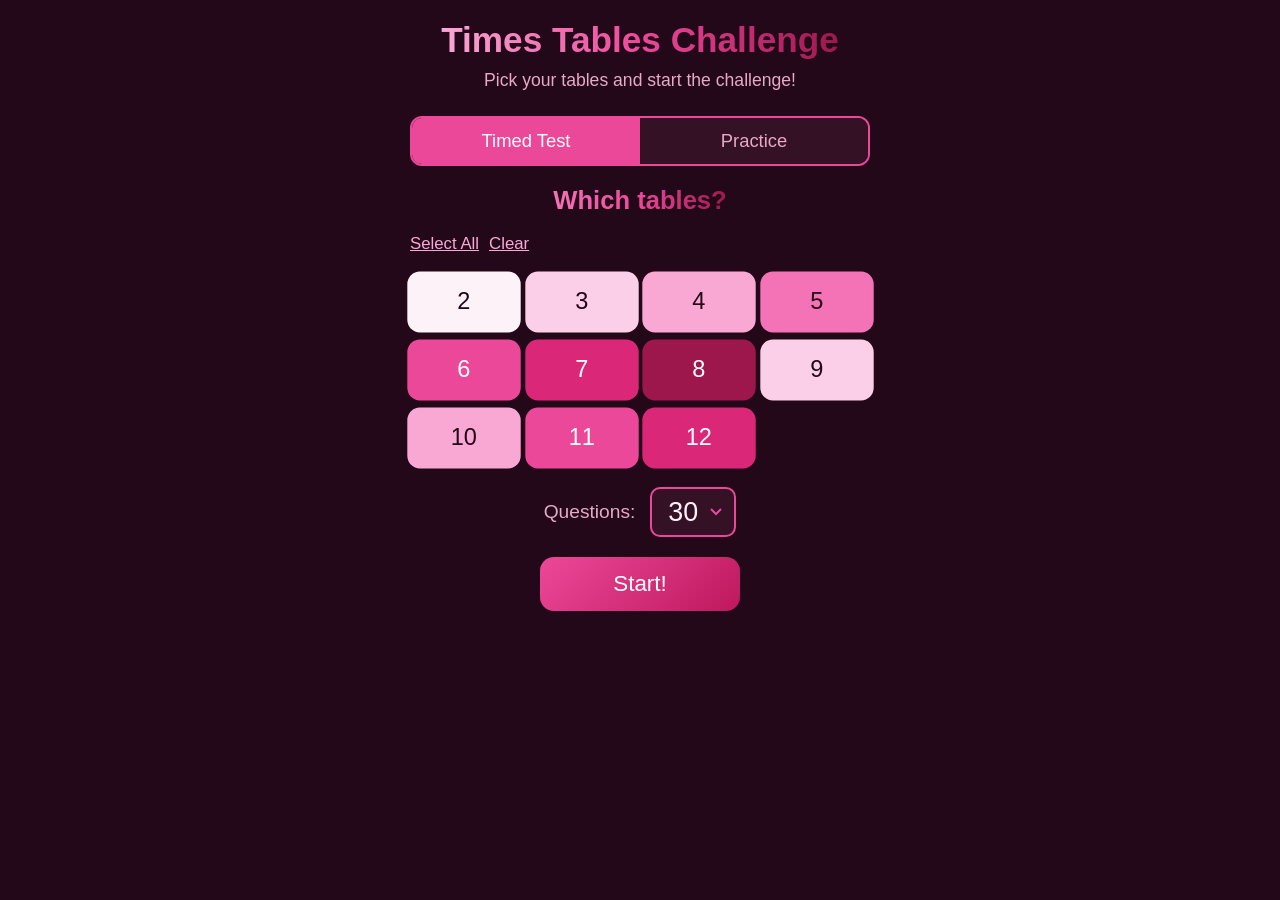
<file: index.html>
<!DOCTYPE html>
<html lang="en">
<head>
<meta charset="UTF-8">
<meta name="viewport" content="width=device-width, initial-scale=1.0, viewport-fit=cover, user-scalable=no">
<meta name="apple-mobile-web-app-capable" content="yes">
<meta name="apple-mobile-web-app-status-bar-style" content="black-translucent">
<title>Times Tables Challenge</title>

<style>
  * { margin: 0; padding: 0; box-sizing: border-box; -webkit-tap-highlight-color: transparent; }

  :root {
    --primary: #ec4899;
    --primary-light: #f9a8d4;
    --success: #ec4899;
    --danger: #ef4444;
    --warning: #f59e0b;
    --bg: #220818;
    --card: #341125;
    --text: #fff1f8;
    --text-dim: #e7a9c7;
    --pink-1: #fdf2f8;
    --pink-2: #f9a8d4;
    --pink-3: #f472b6;
    --pink-4: #ec4899;
    --pink-5: #db2777;
    --pink-6: #9d174d;
  }

  body {
    font-family: 'Segoe UI', Roboto, -apple-system, BlinkMacSystemFont, sans-serif;
    background: var(--bg);
    color: var(--text);
    min-height: 100dvh;
    overflow-x: hidden;
    display: flex;
    flex-direction: column;
    align-items: center;
    padding: env(safe-area-inset-top) env(safe-area-inset-right) env(safe-area-inset-bottom) env(safe-area-inset-left);
  }

  .screen { display: none; width: 100%; max-width: 500px; padding: 20px; flex-direction: column; align-items: center; }
  .screen.active { display: flex; }

  h1 { font-size: 2.2em; text-align: center; margin-bottom: 10px; }
  h1 { background: linear-gradient(90deg, #f9a8d4, #ec4899, #9d174d); -webkit-background-clip: text; -webkit-text-fill-color: transparent; background-clip: text; }
  h2 { font-size: 1.6em; text-align: center; margin-bottom: 15px; background: linear-gradient(90deg, #f472b6, #ec4899, #9d174d); -webkit-background-clip: text; -webkit-text-fill-color: transparent; background-clip: text; }

  .subtitle { font-size: 1.1em; color: var(--text-dim); text-align: center; margin-bottom: 25px; }

  /* === TABLE SELECTION === */
  .table-grid {
    display: grid;
    grid-template-columns: repeat(4, 1fr);
    gap: 10px;
    width: 100%;
    margin-bottom: 20px;
  }

  .table-btn {
    font-family: 'Segoe UI', Roboto, -apple-system, BlinkMacSystemFont, sans-serif;
    font-size: 1.4em;
    padding: 14px 0;
    border: 2px solid var(--primary);
    border-radius: 12px;
    background: var(--card);
    color: var(--text);
    cursor: pointer;
    transition: all 0.2s;
    -webkit-user-select: none;
    user-select: none;
  }
  .table-btn:nth-child(1)  { border-color: #fdf2f8; }
  .table-btn:nth-child(2)  { border-color: #fbcfe8; }
  .table-btn:nth-child(3)  { border-color: #f9a8d4; }
  .table-btn:nth-child(4)  { border-color: #f472b6; }
  .table-btn:nth-child(5)  { border-color: #ec4899; }
  .table-btn:nth-child(6)  { border-color: #db2777; }
  .table-btn:nth-child(7)  { border-color: #9d174d; }
  .table-btn:nth-child(8)  { border-color: #fbcfe8; }
  .table-btn:nth-child(9)  { border-color: #f9a8d4; }
  .table-btn:nth-child(10) { border-color: #ec4899; }
  .table-btn:nth-child(11) { border-color: #db2777; }

  .table-btn.selected {
    color: white;
    transform: scale(1.05);
  }
  .table-btn:nth-child(1).selected  { background: #fdf2f8; border-color: #fdf2f8; color: #220818; }
  .table-btn:nth-child(2).selected  { background: #fbcfe8; border-color: #fbcfe8; color: #220818; }
  .table-btn:nth-child(3).selected  { background: #f9a8d4; border-color: #f9a8d4; color: #220818; }
  .table-btn:nth-child(4).selected  { background: #f472b6; border-color: #f472b6; color: #220818; }
  .table-btn:nth-child(5).selected  { background: #ec4899; border-color: #ec4899; }
  .table-btn:nth-child(6).selected  { background: #db2777; border-color: #db2777; }
  .table-btn:nth-child(7).selected  { background: #9d174d; border-color: #9d174d; }
  .table-btn:nth-child(8).selected  { background: #fbcfe8; border-color: #fbcfe8; color: #220818; }
  .table-btn:nth-child(9).selected  { background: #f9a8d4; border-color: #f9a8d4; color: #220818; }
  .table-btn:nth-child(10).selected { background: #ec4899; border-color: #ec4899; }
  .table-btn:nth-child(11).selected { background: #db2777; border-color: #db2777; }

  .table-btn:active { transform: scale(0.95); }

  /* === SETTINGS === */
  .settings-row {
    display: flex;
    align-items: center;
    justify-content: center;
    gap: 15px;
    margin-bottom: 20px;
    font-size: 1.2em;
    width: 100%;
  }

  .settings-row label { color: var(--text-dim); }

  .qty-select {
    font-family: 'Segoe UI', Roboto, -apple-system, BlinkMacSystemFont, sans-serif;
    font-size: 1.4em;
    padding: 8px 16px;
    border: 2px solid #ec4899;
    border-radius: 10px;
    background: var(--card);
    color: var(--text);
    cursor: pointer;
    outline: none;
    -webkit-appearance: none;
    appearance: none;
    background-image: url("data:image/svg+xml,%3Csvg xmlns='http://www.w3.org/2000/svg' width='12' height='8'%3E%3Cpath d='M1 1l5 5 5-5' stroke='%23ec4899' stroke-width='2' fill='none'/%3E%3C/svg%3E");
    background-repeat: no-repeat;
    background-position: right 12px center;
    padding-right: 36px;
  }

  .qty-select option {
    background: var(--card);
    color: var(--text);
  }

  /* === BUTTONS === */
  .btn {
    font-family: 'Segoe UI', Roboto, -apple-system, BlinkMacSystemFont, sans-serif;
    font-size: 1.4em;
    padding: 14px 40px;
    border: none;
    border-radius: 14px;
    cursor: pointer;
    transition: all 0.2s;
    color: white;
    min-width: 200px;
    text-align: center;
  }

  .btn:active { transform: scale(0.95); }

  .btn-primary { background: linear-gradient(135deg, #ec4899, #be185d); }
  .btn-success { background: linear-gradient(135deg, #ec4899, #be185d); }
  .btn-danger { background: linear-gradient(135deg, #ef4444, #dc2626); }
  .btn-secondary { background: linear-gradient(135deg, #6b7280, #4b5563); }

  .btn:disabled { opacity: 0.4; cursor: default; transform: none; }

  .btn-row { display: flex; gap: 12px; margin-top: 10px; flex-wrap: wrap; justify-content: center; }

  /* === GAME SCREEN === */
  .progress-bar {
    width: 100%;
    height: 8px;
    background: var(--card);
    border-radius: 4px;
    margin-bottom: 15px;
    overflow: hidden;
  }

  .progress-fill {
    height: 100%;
    background: linear-gradient(90deg, #fbcfe8, #f472b6, #ec4899, #9d174d, #ec4899, #fbcfe8);
    border-radius: 4px;
    transition: width 0.3s;
  }

  .game-stats {
    display: flex;
    justify-content: space-between;
    width: 100%;
    margin-bottom: 15px;
    font-size: 1.1em;
    color: var(--text-dim);
  }

  .question-area {
    text-align: center;
    margin: 10px 0;
    width: 100%;
  }

  .question-text {
    font-size: 3.2em;
    margin-bottom: 20px;
    color: var(--text);
    letter-spacing: 2px;
  }

  .question-text .operator { color: var(--primary-light); }

  /* === MULTIPLE CHOICE === */
  .choices-grid {
    display: grid;
    grid-template-columns: 1fr 1fr;
    gap: 10px;
    width: 100%;
    margin-bottom: 10px;
  }

  .choice-btn {
    font-family: 'Segoe UI', Roboto, -apple-system, BlinkMacSystemFont, sans-serif;
    font-size: 1.8em;
    padding: 16px 0;
    border: 3px solid var(--primary);
    border-radius: 14px;
    background: var(--card);
    color: var(--text);
    cursor: pointer;
    transition: all 0.15s;
    -webkit-user-select: none;
    user-select: none;
  }
  .choice-btn:nth-child(1) { border-color: #fbcfe8; }
  .choice-btn:nth-child(2) { border-color: #f9a8d4; }
  .choice-btn:nth-child(3) { border-color: #ec4899; }
  .choice-btn:nth-child(4) { border-color: #db2777; }
  .choice-btn:nth-child(5) { border-color: #f472b6; }
  .choice-btn:nth-child(6) { border-color: #9d174d; }

  .choice-btn:active:not(.disabled) { transform: scale(0.95); }

  .choice-btn.correct {
    border-color: var(--success);
    background: rgba(16, 185, 129, 0.25);
    color: var(--success);
  }

  .choice-btn.wrong {
    border-color: var(--danger);
    background: rgba(239, 68, 68, 0.25);
    color: var(--danger);
    animation: shake 0.4s;
  }

  .choice-btn.reveal-correct {
    border-color: var(--success);
    background: rgba(16, 185, 129, 0.15);
    color: var(--success);
  }

  .choice-btn.disabled {
    cursor: default;
    opacity: 0.5;
  }

  @keyframes shake {
    0%, 100% { transform: translateX(0); }
    25% { transform: translateX(-8px); }
    75% { transform: translateX(8px); }
  }

  .timer {
    font-size: 1.8em;
    color: var(--warning);
    margin-top: 10px;
  }

  .feedback {
    font-size: 1.5em;
    margin-top: 10px;
    min-height: 36px;
    transition: all 0.2s;
  }

  .feedback.correct { color: var(--success); }
  .feedback.wrong { color: var(--danger); }

  /* === RESULTS === */
  .results-card {
    background: var(--card);
    border-radius: 20px;
    padding: 25px;
    width: 100%;
    margin-bottom: 20px;
  }

  .score-big {
    font-size: 3em;
    text-align: center;
    margin: 10px 0;
  }

  .score-big.gold { color: #fbbf24; }
  .score-big.silver { color: #9ca3af; }
  .score-big.bronze { color: #d97706; }
  .score-big.needs-work { color: var(--danger); }

  .stat-grid {
    display: grid;
    grid-template-columns: 1fr 1fr;
    gap: 12px;
    margin-top: 15px;
  }

  .stat-box {
    background: rgba(219, 39, 119, 0.15);
    border-radius: 12px;
    padding: 12px;
    text-align: center;
  }

  .stat-box .value { font-size: 1.8em; color: var(--primary-light); }
  .stat-box .label { font-size: 0.9em; color: var(--text-dim); }

  .wrong-answers-list {
    margin-top: 15px;
    width: 100%;
  }

  .wrong-item {
    display: flex;
    justify-content: space-between;
    padding: 8px 12px;
    background: rgba(239, 68, 68, 0.1);
    border-radius: 8px;
    margin-bottom: 6px;
    font-size: 1.1em;
  }

  .wrong-item .q { color: var(--text); }
  .wrong-item .your-ans { color: var(--danger); text-decoration: line-through; }
  .wrong-item .correct-ans { color: var(--success); }

  .stars { font-size: 2.5em; text-align: center; margin: 10px 0; }

  /* === CELEBRATION === */
  .celebration {
    position: fixed;
    top: 0; left: 0; right: 0; bottom: 0;
    pointer-events: none;
    z-index: 100;
    overflow: hidden;
  }

  .confetti {
    position: absolute;
    top: -20px;
    font-size: 1.8em;
    animation: confettiFall linear forwards;
  }

  @keyframes confettiFall {
    0% { transform: translateY(-20px) rotate(0deg); opacity: 1; }
    100% { transform: translateY(100dvh) rotate(720deg); opacity: 0; }
  }

  .speed-badge {
    display: inline-block;
    padding: 4px 12px;
    border-radius: 20px;
    font-size: 0.85em;
    margin-top: 5px;
  }

  .speed-badge.lightning { background: rgba(251, 191, 36, 0.2); color: #fbbf24; }
  .speed-badge.fast { background: rgba(236, 72, 153, 0.2); color: #ec4899; }
  .speed-badge.steady { background: rgba(244, 114, 182, 0.18); color: #f472b6; }
  .speed-badge.slow { background: rgba(239, 68, 68, 0.2); color: #f87171; }

  /* === MODE TOGGLE === */
  .mode-toggle {
    display: flex;
    gap: 0;
    border-radius: 12px;
    overflow: hidden;
    border: 2px solid var(--primary);
    margin-bottom: 20px;
    width: 100%;
  }

  .mode-option {
    flex: 1;
    font-family: 'Segoe UI', Roboto, -apple-system, BlinkMacSystemFont, sans-serif;
    font-size: 1.15em;
    padding: 12px;
    background: var(--card);
    color: var(--text-dim);
    border: none;
    cursor: pointer;
    transition: all 0.2s;
    text-align: center;
  }

  .mode-option.active {
    background: var(--primary);
    color: white;
  }

  .select-row {
    display: flex;
    gap: 10px;
    margin-bottom: 15px;
    width: 100%;
  }

  .select-link {
    font-family: 'Segoe UI', Roboto, -apple-system, BlinkMacSystemFont, sans-serif;
    font-size: 1.05em;
    color: var(--primary-light);
    background: none;
    border: none;
    cursor: pointer;
    text-decoration: underline;
    padding: 4px 0;
  }

  /* === HIGH SCORE TABLE === */
  .hs-row {
    display: flex;
    align-items: center;
    padding: 8px 12px;
    border-radius: 8px;
    margin-bottom: 4px;
    font-size: 1.15em;
  }

  .hs-row.gold { background: rgba(251, 191, 36, 0.15); }
  .hs-row.silver { background: rgba(156, 163, 175, 0.1); }
  .hs-row.bronze { background: rgba(217, 119, 6, 0.1); }
  .hs-row.normal { background: rgba(16, 185, 129, 0.08); }
  .hs-row.you { border: 2px solid var(--primary-light); }

  .hs-rank { width: 36px; font-size: 1.3em; text-align: center; }
  .hs-name { flex: 1; color: var(--primary-light); font-size: 1.1em; text-align: left; overflow: hidden; text-overflow: ellipsis; white-space: nowrap; }
  .hs-detail { font-size: 0.7em; color: var(--text-dim); }
  .hs-score { width: 70px; text-align: right; color: var(--text); font-size: 1.2em; }
  .hs-date { width: 70px; text-align: right; color: var(--text-dim); font-size: 0.8em; }

  .exit-btn {
    font-family: 'Segoe UI', Roboto, -apple-system, BlinkMacSystemFont, sans-serif;
    font-size: 1em;
    padding: 8px 20px;
    min-width: auto;
    border: none;
    border-radius: 10px;
    cursor: pointer;
    color: white;
    background: linear-gradient(135deg, #be185d, #9d174d);
    margin-top: 10px;
  }

  .exit-btn:active { transform: scale(0.95); }
</style>
</head>
<body>

<!-- ========== HOME SCREEN ========== -->
<div id="home-screen" class="screen active">
  <h1>Times Tables Challenge</h1>
  <p class="subtitle">Pick your tables and start the challenge!</p>

  <div class="mode-toggle">
    <button class="mode-option active" data-mode="test" onclick="setMode('test')">Timed Test</button>
    <button class="mode-option" data-mode="practice" onclick="setMode('practice')">Practice</button>
  </div>

  <h2>Which tables?</h2>
  <div class="select-row">
    <button class="select-link" onclick="selectAll()">Select All</button>
    <button class="select-link" onclick="selectNone()">Clear</button>
  </div>
  <div class="table-grid" id="table-grid"></div>

  <div class="settings-row">
    <label>Questions:</label>
    <select id="qty-select" class="qty-select" onchange="state.questionCount = parseInt(this.value)">
      <option value="10">10</option>
      <option value="15">15</option>
      <option value="20">20</option>
      <option value="25">25</option>
      <option value="30" selected>30</option>
      <option value="35">35</option>
      <option value="40">40</option>
      <option value="45">45</option>
      <option value="50">50</option>
    </select>
  </div>

  <button class="btn btn-primary" id="start-btn" onclick="startGame()" disabled>Start!</button>

  <div id="home-high-scores" class="results-card" style="display:none; margin-top: 20px;">
    <h2 style="text-align:center; margin-bottom: 12px; color: #fbbf24;">High Scores</h2>
    <div id="home-hs-table"></div>
  </div>
</div>

<!-- ========== GAME SCREEN ========== -->
<div id="game-screen" class="screen">
  <div class="progress-bar"><div class="progress-fill" id="progress-fill"></div></div>
  <div class="game-stats">
    <span id="question-counter">1 / 10</span>
    <span id="score-display">Score: 0</span>
    <span id="streak-display"></span>
  </div>

  <div class="question-area">
    <div class="question-text">
      <span id="q-a">3</span> <span class="operator">&times;</span> <span id="q-b">7</span> <span class="operator">= ?</span>
    </div>

    <div class="choices-grid" id="choices-grid"></div>

    <div class="timer" id="timer-display"></div>
    <div class="feedback" id="feedback"></div>
  </div>

  <button class="exit-btn" onclick="quitGame()">Exit</button>
</div>

<!-- ========== RESULTS SCREEN ========== -->
<div id="results-screen" class="screen">
  <h1 id="results-title">Well Done!</h1>
  <div class="stars" id="results-stars"></div>

  <div class="results-card">
    <div class="score-big" id="results-score"></div>
    <div id="new-high-score" style="display:none; text-align:center; margin: 5px 0;">
      <span style="background: linear-gradient(135deg, #f9a8d4, #ec4899, #be185d); color: white; padding: 4px 16px; border-radius: 20px; font-size: 1.1em;">NEW HIGH SCORE!</span>
    </div>
    <div id="speed-badge-container"></div>
    <div class="stat-grid">
      <div class="stat-box">
        <div class="value" id="stat-correct">0</div>
        <div class="label">Correct</div>
      </div>
      <div class="stat-box">
        <div class="value" id="stat-pct">0%</div>
        <div class="label">Accuracy</div>
      </div>
      <div class="stat-box">
        <div class="value" id="stat-time">0s</div>
        <div class="label">Total Time</div>
      </div>
      <div class="stat-box">
        <div class="value" id="stat-avg">0s</div>
        <div class="label">Avg Speed</div>
      </div>
    </div>
  </div>

  <!-- HIGH SCORE NAME ENTRY -->
  <div id="name-entry" style="display:none; text-align:center; margin-bottom: 15px;">
    <p style="font-size: 1.2em; color: var(--primary-light); margin-bottom: 10px;">Enter your name:</p>
    <input type="text" id="name-input" maxlength="15" autocomplete="off" autocapitalize="words"
      style="font-family: 'Segoe UI', Roboto, -apple-system, BlinkMacSystemFont, sans-serif; font-size: 1.5em; width: 220px; text-align: center;
      border: 3px solid var(--primary); border-radius: 12px; background: var(--card); color: var(--primary-light);
      padding: 10px; outline: none;">
    <br>
    <button class="btn btn-primary" style="margin-top: 10px; min-width: 150px;" onclick="saveHighScore()">Save</button>
  </div>

  <!-- HIGH SCORE TABLE -->
  <div id="high-score-section" class="results-card" style="display:none;">
    <h2 style="text-align:center; margin-bottom: 12px; color: #fbbf24;">High Scores</h2>
    <div id="high-score-table"></div>
  </div>

  <div class="wrong-answers-list" id="wrong-list"></div>

  <div class="btn-row">
    <button class="btn btn-primary" onclick="tryAgain()">Try Again</button>
    <button class="btn btn-secondary" onclick="goHome()">Change Tables</button>
  </div>
</div>

<div class="celebration" id="celebration"></div>

<script>
  // === STATE ===
  const state = {
    selectedTables: new Set(),
    questionCount: 30,
    mode: 'test',
    questions: [],
    currentQ: 0,
    score: 0,
    streak: 0,
    bestStreak: 0,
    results: [],
    gameStartTime: 0,
    questionStartTime: 0,
    timerInterval: null,
    answering: false,
  };

  // === INIT ===
  function init() {
    const grid = document.getElementById('table-grid');
    // Start from 2 (skip 1)
    for (let i = 2; i <= 12; i++) {
      const btn = document.createElement('button');
      btn.className = 'table-btn';
      btn.textContent = i;
      btn.dataset.table = i;
      btn.addEventListener('click', () => toggleTable(i, btn));
      grid.appendChild(btn);
    }
  }

  function toggleTable(n, btn) {
    if (state.selectedTables.has(n)) {
      state.selectedTables.delete(n);
      btn.classList.remove('selected');
    } else {
      state.selectedTables.add(n);
      btn.classList.add('selected');
    }
    updateStartBtn();
  }

  function selectAll() {
    document.querySelectorAll('.table-btn').forEach(btn => {
      const n = parseInt(btn.dataset.table);
      state.selectedTables.add(n);
      btn.classList.add('selected');
    });
    updateStartBtn();
  }

  function selectNone() {
    document.querySelectorAll('.table-btn').forEach(btn => {
      state.selectedTables.delete(parseInt(btn.dataset.table));
      btn.classList.remove('selected');
    });
    updateStartBtn();
  }

  function updateStartBtn() {
    document.getElementById('start-btn').disabled = state.selectedTables.size === 0;
  }

  function setMode(mode) {
    state.mode = mode;
    document.querySelectorAll('.mode-option').forEach(btn => {
      btn.classList.toggle('active', btn.dataset.mode === mode);
    });
  }

  // === GENERATE PLAUSIBLE WRONG ANSWERS ===
  function generateDistractors(a, b, correctAnswer) {
    const distractors = new Set();

    // Strategy 1: Off-by-one on one factor (e.g., 7x6 instead of 7x7)
    // These are the hardest to distinguish — adjacent multiples
    for (let delta = -2; delta <= 2; delta++) {
      if (delta === 0) continue;
      const v1 = a * (b + delta);
      const v2 = (a + delta) * b;
      if (v1 > 0 && v1 !== correctAnswer) distractors.add(v1);
      if (v2 > 0 && v2 !== correctAnswer) distractors.add(v2);
    }

    // Strategy 2: Swap digits of answer (e.g., 54 -> 45)
    if (correctAnswer >= 10) {
      const s = String(correctAnswer);
      const swapped = parseInt(s.split('').reverse().join(''));
      if (swapped !== correctAnswer && swapped > 0) distractors.add(swapped);
    }

    // Strategy 3: Common confusion — same digits, different table
    // e.g., for 6x8=48, offer 6x9=54, 7x8=56
    for (let i = 2; i <= 12; i++) {
      if (i === b) continue;
      const v = a * i;
      if (v !== correctAnswer && v > 0) distractors.add(v);
    }
    for (let i = 2; i <= 12; i++) {
      if (i === a) continue;
      const v = i * b;
      if (v !== correctAnswer && v > 0) distractors.add(v);
    }

    // Strategy 4: Off by the factor itself (double-counted or missed one group)
    const v1 = correctAnswer + a;
    const v2 = correctAnswer - a;
    const v3 = correctAnswer + b;
    const v4 = correctAnswer - b;
    [v1, v2, v3, v4].forEach(v => {
      if (v > 0 && v !== correctAnswer) distractors.add(v);
    });

    // Convert to array and sort by "closeness" to correct answer
    // Prefer distractors that are close — makes it harder
    let arr = [...distractors].filter(d => d > 0);
    arr.sort((x, y) => Math.abs(x - correctAnswer) - Math.abs(y - correctAnswer));

    // Pick 5 distractors, preferring close ones but mixing in a couple further away
    const picked = [];
    // Take the 3 closest
    const close = arr.slice(0, Math.min(4, arr.length));
    picked.push(...close);
    // Add 1-2 from further away for variety
    const far = arr.slice(4);
    for (let i = 0; i < 2 && i < far.length; i++) {
      picked.push(far[i]);
    }

    // If we still don't have 5, generate more
    while (picked.length < 5) {
      // Small random offset
      const offset = (Math.random() > 0.5 ? 1 : -1) * (Math.floor(Math.random() * 3) + 1);
      const v = correctAnswer + offset;
      if (v > 0 && v !== correctAnswer && !picked.includes(v)) {
        picked.push(v);
      }
    }

    return picked.slice(0, 5);
  }

  // === GENERATE QUESTIONS ===
  function generateQuestions() {
    const tables = [...state.selectedTables];
    const pool = [];
    for (const t of tables) {
      // Skip x1 — start from 2
      for (let i = 2; i <= 12; i++) {
        pool.push([t, i]);
      }
    }

    const questions = [];
    const shuffled = pool.sort(() => Math.random() - 0.5);
    for (let i = 0; i < state.questionCount; i++) {
      const pair = shuffled[i % shuffled.length];
      let a = pair[0], b = pair[1];
      // Randomly swap order
      if (Math.random() > 0.5) [a, b] = [b, a];
      const answer = a * b;

      const distractors = generateDistractors(a, b, answer);
      // Build 6 choices: correct + 5 distractors, shuffled
      const choices = [answer, ...distractors].sort(() => Math.random() - 0.5);

      questions.push({ a, b, answer, choices });
    }

    return questions.sort(() => Math.random() - 0.5);
  }

  // === GAME ===
  function showScreen(id) {
    document.querySelectorAll('.screen').forEach(s => s.classList.remove('active'));
    document.getElementById(id).classList.add('active');
  }

  function startGame() {
    state.questions = generateQuestions();
    state.currentQ = 0;
    state.score = 0;
    state.streak = 0;
    state.bestStreak = 0;
    state.results = [];
    state.gameStartTime = Date.now();

    showScreen('game-screen');
    showQuestion();
  }

  function showQuestion() {
    state.answering = false;
    const q = state.questions[state.currentQ];
    document.getElementById('q-a').textContent = q.a;
    document.getElementById('q-b').textContent = q.b;
    document.getElementById('question-counter').textContent = `${state.currentQ + 1} / ${state.questions.length}`;
    document.getElementById('score-display').textContent = `Score: ${state.score}`;
    document.getElementById('streak-display').textContent = state.streak >= 2 ? `${state.streak} streak!` : '';
    document.getElementById('feedback').textContent = '';
    document.getElementById('feedback').className = 'feedback';

    const pct = (state.currentQ / state.questions.length) * 100;
    document.getElementById('progress-fill').style.width = pct + '%';

    // Render choices
    const grid = document.getElementById('choices-grid');
    grid.innerHTML = '';
    // Use 3 rows x 2 cols for 6 choices
    for (const choice of q.choices) {
      const btn = document.createElement('button');
      btn.className = 'choice-btn';
      btn.textContent = choice;
      btn.addEventListener('click', () => pickAnswer(choice, btn));
      grid.appendChild(btn);
    }

    state.questionStartTime = Date.now();

    if (state.mode === 'test') {
      updateTimer();
      clearInterval(state.timerInterval);
      state.timerInterval = setInterval(updateTimer, 100);
    } else {
      document.getElementById('timer-display').textContent = '';
    }
  }

  function updateTimer() {
    const elapsed = ((Date.now() - state.questionStartTime) / 1000).toFixed(1);
    document.getElementById('timer-display').textContent = elapsed + 's';
  }

  function pickAnswer(choice, btnEl) {
    if (state.answering) return;
    state.answering = true;

    clearInterval(state.timerInterval);
    const timeTaken = (Date.now() - state.questionStartTime) / 1000;
    const q = state.questions[state.currentQ];
    const correct = choice === q.answer;

    // Disable all choice buttons
    document.querySelectorAll('.choice-btn').forEach(b => b.classList.add('disabled'));

    const feedback = document.getElementById('feedback');

    if (correct) {
      // Points: 10 base + speed bonus (max 10 for <1.5s, scaling down to 0 at 8s+)
      let speedBonus = 0;
      if (timeTaken < 1.5) speedBonus = 10;
      else if (timeTaken < 3) speedBonus = 7;
      else if (timeTaken < 5) speedBonus = 4;
      else if (timeTaken < 8) speedBonus = 2;
      // Streak multiplier: x1.5 at 3+, x2 at 5+
      let streakMult = 1;
      if (state.streak >= 4) streakMult = 2;
      else if (state.streak >= 2) streakMult = 1.5;
      const points = Math.round((10 + speedBonus) * streakMult);
      state.score += points;
      state.streak++;
      if (state.streak > state.bestStreak) state.bestStreak = state.streak;
      btnEl.classList.add('correct');
      feedback.className = 'feedback correct';

      if (timeTaken < 1.5) feedback.textContent = `Lightning! +${points}`;
      else if (timeTaken < 3) feedback.textContent = `Super quick! +${points}`;
      else if (timeTaken < 5) feedback.textContent = `Great! +${points}`;
      else feedback.textContent = `Correct! +${points}`;
    } else {
      state.streak = 0;
      btnEl.classList.add('wrong');
      feedback.className = 'feedback wrong';
      feedback.textContent = `${q.a} \u00d7 ${q.b} = ${q.answer}`;

      // Highlight the correct answer
      document.querySelectorAll('.choice-btn').forEach(b => {
        if (parseInt(b.textContent) === q.answer) {
          b.classList.add('reveal-correct');
        }
      });
    }

    state.results.push({
      a: q.a,
      b: q.b,
      answer: q.answer,
      userAnswer: choice,
      correct,
      time: timeTaken,
    });

    setTimeout(() => {
      state.currentQ++;
      if (state.currentQ < state.questions.length) {
        showQuestion();
      } else {
        showResults();
      }
    }, correct ? 700 : 1800);
  }

  function quitGame() {
    clearInterval(state.timerInterval);
    goHome();
  }

  // === RESULTS ===
  async function showResults() {
    await fetchHighScores();
    clearInterval(state.timerInterval);
    const totalTime = ((Date.now() - state.gameStartTime) / 1000).toFixed(1);
    const correctCount = state.results.filter(r => r.correct).length;
    const wrongCount = state.results.length - correctCount;
    const pct = Math.round((correctCount / state.results.length) * 100);
    // Max possible score: every question lightning + max streak
    const maxScore = state.results.length * 20 * 2; // 20pts * x2 streak

    const avgTime = state.results.length > 0
      ? (state.results.reduce((sum, r) => sum + r.time, 0) / state.results.length).toFixed(1)
      : 0;

    const title = document.getElementById('results-title');
    const stars = document.getElementById('results-stars');
    const scoreEl = document.getElementById('results-score');

    // Score is the star of the show
    scoreEl.textContent = state.score.toLocaleString();

    if (pct === 100) {
      title.textContent = 'Perfect Score!';
      stars.textContent = '\u2B50\u2B50\u2B50';
      scoreEl.className = 'score-big gold';
      launchCelebration();
    } else if (pct >= 80) {
      title.textContent = 'Great Job!';
      stars.textContent = '\u2B50\u2B50';
      scoreEl.className = 'score-big silver';
      launchCelebration();
    } else if (pct >= 60) {
      title.textContent = 'Good Effort!';
      stars.textContent = '\u2B50';
      scoreEl.className = 'score-big bronze';
    } else {
      title.textContent = 'Keep Practising!';
      stars.textContent = '';
      scoreEl.className = 'score-big needs-work';
    }

    document.getElementById('stat-correct').textContent = `${correctCount}/${state.results.length}`;
    document.getElementById('stat-pct').textContent = pct + '%';
    document.getElementById('stat-time').textContent = totalTime + 's';
    document.getElementById('stat-avg').textContent = avgTime + 's';

    // Speed badge
    const badgeContainer = document.getElementById('speed-badge-container');
    badgeContainer.innerHTML = '';
    if (avgTime <= 2) {
      badgeContainer.innerHTML = '<span class="speed-badge lightning">Lightning Speed!</span>';
    } else if (avgTime <= 3.5) {
      badgeContainer.innerHTML = '<span class="speed-badge fast">Super Fast!</span>';
    } else if (avgTime <= 6) {
      badgeContainer.innerHTML = '<span class="speed-badge steady">Steady Pace</span>';
    } else {
      badgeContainer.innerHTML = '<span class="speed-badge slow">Take Your Time</span>';
    }
    badgeContainer.style.textAlign = 'center';

    // High scores only for timed test mode
    if (state.mode === 'test') {
      const isHighScore = checkHighScore(state.score);
      document.getElementById('new-high-score').style.display = isHighScore ? 'block' : 'none';
      document.getElementById('high-score-section').style.display = isHighScore ? 'none' : 'block';

      if (isHighScore) {
        state.pendingScore = state.score;
        if (state.playerName) {
          document.getElementById('name-entry').style.display = 'none';
          await saveHighScoreAuto(state.playerName, state.score);
        } else {
          document.getElementById('name-entry').style.display = 'block';
          const input = document.getElementById('name-input');
          input.value = '';
          setTimeout(() => input.focus(), 300);
        }
      } else {
        document.getElementById('name-entry').style.display = 'none';
        renderHighScores();
      }
    } else {
      document.getElementById('new-high-score').style.display = 'none';
      document.getElementById('name-entry').style.display = 'none';
      document.getElementById('high-score-section').style.display = 'none';
    }

    // Wrong answers list
    const wrongList = document.getElementById('wrong-list');
    wrongList.innerHTML = '';
    const wrongs = state.results.filter(r => !r.correct);
    if (wrongs.length > 0) {
      const heading = document.createElement('h2');
      heading.textContent = 'Ones to practise:';
      heading.style.marginBottom = '10px';
      wrongList.appendChild(heading);

      for (const r of wrongs) {
        const div = document.createElement('div');
        div.className = 'wrong-item';
        div.innerHTML = `
          <span class="q">${r.a} \u00d7 ${r.b} = ${r.answer}</span>
          <span>
            <span class="your-ans">${r.userAnswer}</span> \u2192
            <span class="correct-ans">${r.answer}</span>
          </span>
        `;
        wrongList.appendChild(div);
      }
    }

    document.getElementById('progress-fill').style.width = '100%';
    showScreen('results-screen');
  }

  // === CELEBRATION ===
  function launchCelebration() {
    const container = document.getElementById('celebration');
    container.innerHTML = '';
    const emojis = ['\uD83C\uDF1F', '\uD83C\uDF89', '\uD83C\uDF8A', '\u2728', '\uD83C\uDFC6', '\uD83D\uDCAB', '\uD83E\uDD29'];

    for (let i = 0; i < 30; i++) {
      const el = document.createElement('div');
      el.className = 'confetti';
      el.textContent = emojis[Math.floor(Math.random() * emojis.length)];
      el.style.left = Math.random() * 100 + '%';
      el.style.animationDuration = (2 + Math.random() * 2) + 's';
      el.style.animationDelay = Math.random() * 1.5 + 's';
      container.appendChild(el);
    }

    setTimeout(() => container.innerHTML = '', 5000);
  }

  // === HIGH SCORES (shared via Cloudflare Worker API) ===
  const API_URL = 'https://times-tables-api.cloudflarepages-585.workers.dev/api/scores';
  const MAX_HIGH_SCORES = 30;
  let cachedScores = [];

  async function fetchHighScores() {
    try {
      const res = await fetch(API_URL);
      cachedScores = await res.json();
    } catch { /* use cached */ }
    return cachedScores;
  }

  function checkHighScore(score) {
    if (score === 0) return false;
    if (cachedScores.length < MAX_HIGH_SCORES) return true;
    return score > cachedScores[cachedScores.length - 1].score;
  }

  async function saveHighScore() {
    const input = document.getElementById('name-input');
    let name = input.value.trim();
    if (!name) name = '???';
    name = name.substring(0, 15);

    // Remember name for this session
    state.playerName = name;

    try {
      const res = await fetch(API_URL, {
        method: 'POST',
        headers: { 'Content-Type': 'application/json' },
        body: JSON.stringify({ name, score: state.pendingScore, questions: state.questionCount, tables: [...state.selectedTables].sort((a,b)=>a-b) }),
      });
      cachedScores = await res.json();
    } catch {
      cachedScores.push({ name, score: state.pendingScore, questions: state.questionCount, tables: [...state.selectedTables].sort((a,b)=>a-b), date: new Date().getDate() + '/' + (new Date().getMonth()+1) });
      cachedScores.sort((a, b) => b.score - a.score);
      if (cachedScores.length > MAX_HIGH_SCORES) cachedScores.length = MAX_HIGH_SCORES;
    }

    document.getElementById('name-entry').style.display = 'none';
    document.getElementById('high-score-section').style.display = 'block';
    renderHighScores(state.pendingScore);
  }

  async function saveHighScoreAuto(name, score) {
    try {
      const res = await fetch(API_URL, {
        method: 'POST',
        headers: { 'Content-Type': 'application/json' },
        body: JSON.stringify({ name, score, questions: state.questionCount, tables: [...state.selectedTables].sort((a,b)=>a-b) }),
      });
      cachedScores = await res.json();
    } catch {
      cachedScores.push({ name, score, questions: state.questionCount, tables: [...state.selectedTables].sort((a,b)=>a-b), date: new Date().getDate() + '/' + (new Date().getMonth()+1) });
      cachedScores.sort((a, b) => b.score - a.score);
      if (cachedScores.length > MAX_HIGH_SCORES) cachedScores.length = MAX_HIGH_SCORES;
    }
    document.getElementById('high-score-section').style.display = 'block';
    renderHighScores(score);
  }

  function renderHighScores(highlightScore) {
    renderScoreTable(cachedScores, 'high-score-table', 'high-score-section', highlightScore);
  }

  function renderScoreTable(scores, tableId, sectionId, highlightScore) {
    const section = document.getElementById(sectionId);
    const table = document.getElementById(tableId);

    if (scores.length === 0) {
      section.style.display = 'none';
      return;
    }

    section.style.display = 'block';
    table.innerHTML = '';

    const rankEmojis = ['🥇', '🥈', '🥉'];
    let highlighted = false;

    scores.forEach((entry, i) => {
      const row = document.createElement('div');
      const tier = i === 0 ? 'gold' : i === 1 ? 'silver' : i === 2 ? 'bronze' : 'normal';
      const isYou = !highlighted && highlightScore && entry.score === highlightScore;
      if (isYou) highlighted = true;
      row.className = `hs-row ${tier}${isYou ? ' you' : ''}`;

      const tablesStr = entry.tables ? entry.tables.join(',') : '';
      const detail = [entry.questions ? entry.questions + 'q' : '', tablesStr ? '\u00d7' + tablesStr : ''].filter(Boolean).join(' ');
      row.innerHTML = `
        <span class="hs-rank">${i < 3 ? rankEmojis[i] : (i + 1)}</span>
        <span class="hs-name">${entry.name || entry.initials || '???'}${detail ? '<br><span class="hs-detail">' + detail + '</span>' : ''}</span>
        <span class="hs-score">${entry.score.toLocaleString()}</span>
        <span class="hs-date">${entry.date || ''}</span>
      `;
      table.appendChild(row);
    });
  }

  // === NAVIGATION ===
  function tryAgain() { startGame(); }
  async function goHome() { showScreen('home-screen'); await renderHomeHighScores(); }

  async function renderHomeHighScores() {
    await fetchHighScores();
    renderScoreTable(cachedScores, 'home-hs-table', 'home-high-scores');
  }

  // Enter key for initials
  document.addEventListener('keydown', (e) => {
    if (e.key === 'Enter' && document.getElementById('name-entry').style.display !== 'none') {
      saveHighScore();
    }
  });

  init();
  selectAll();
  renderHomeHighScores(); // fire-and-forget on load
</script>

</body>
</html>
</file>
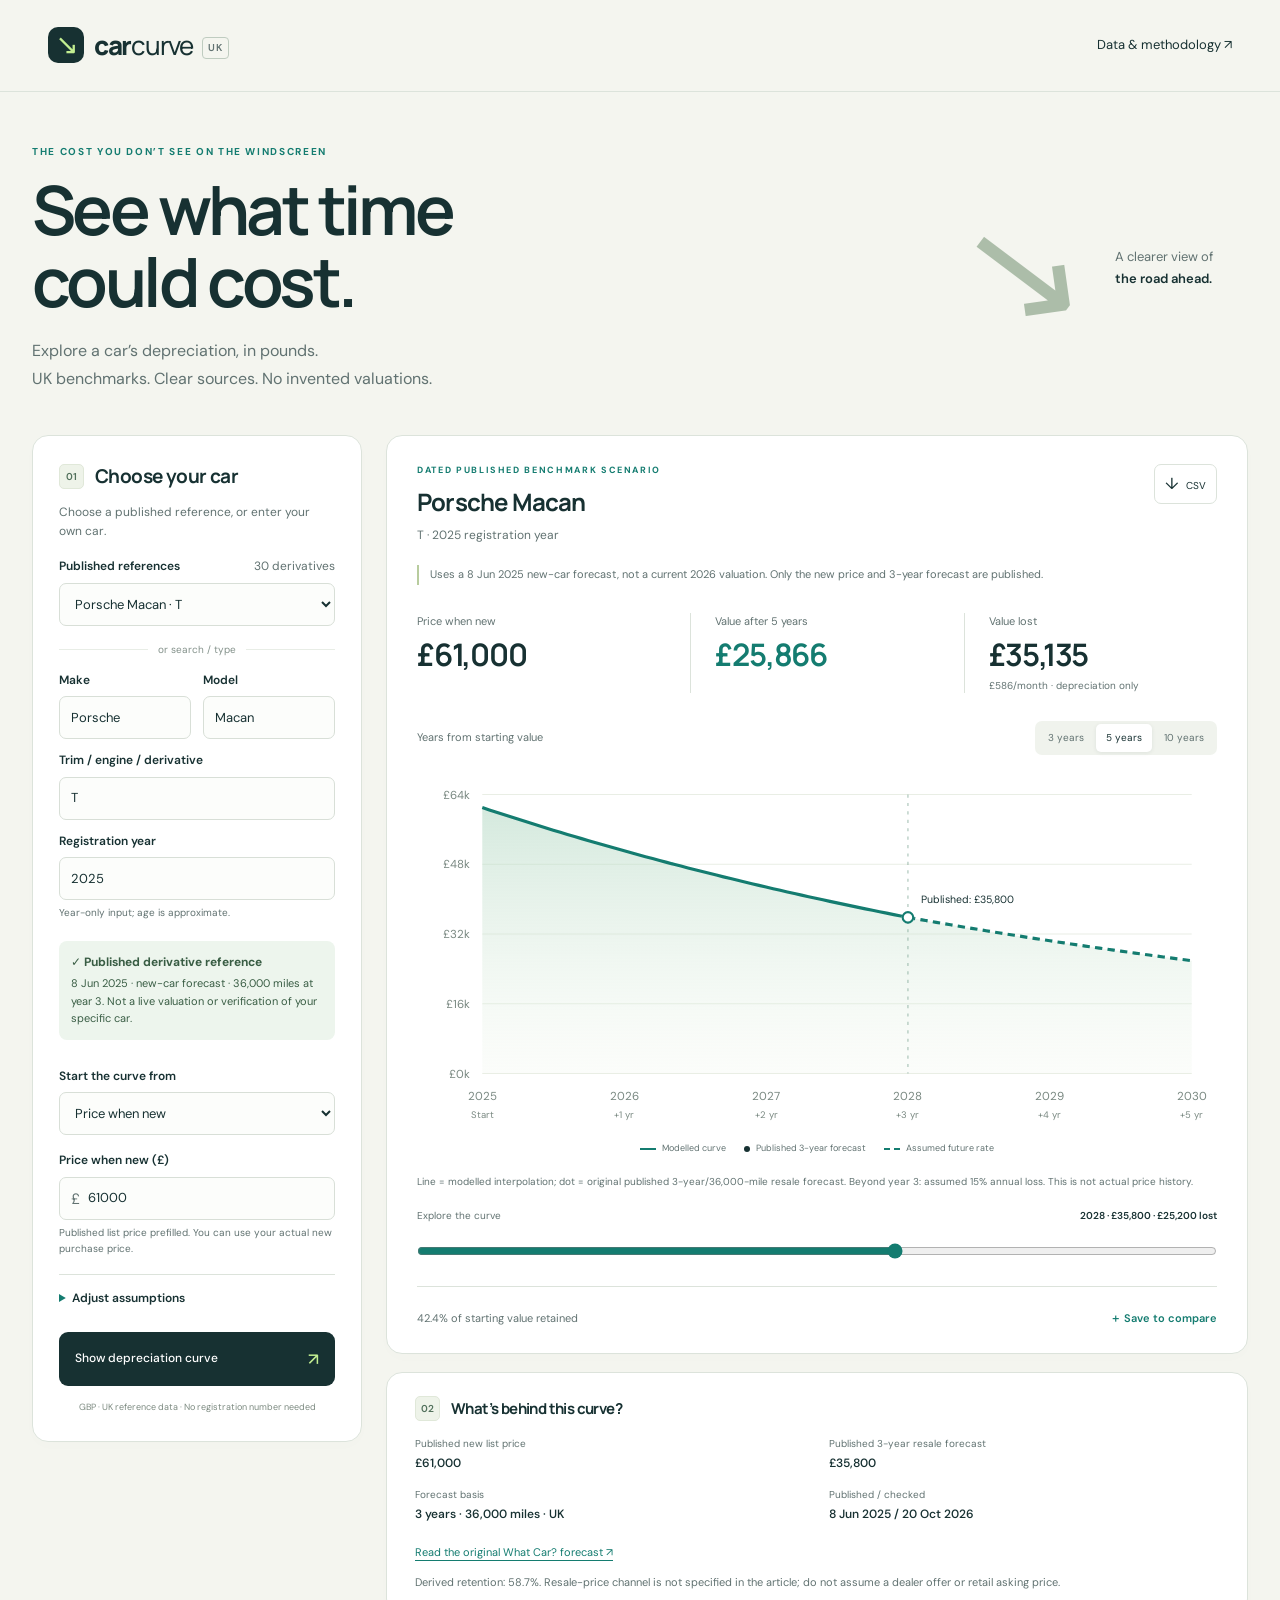
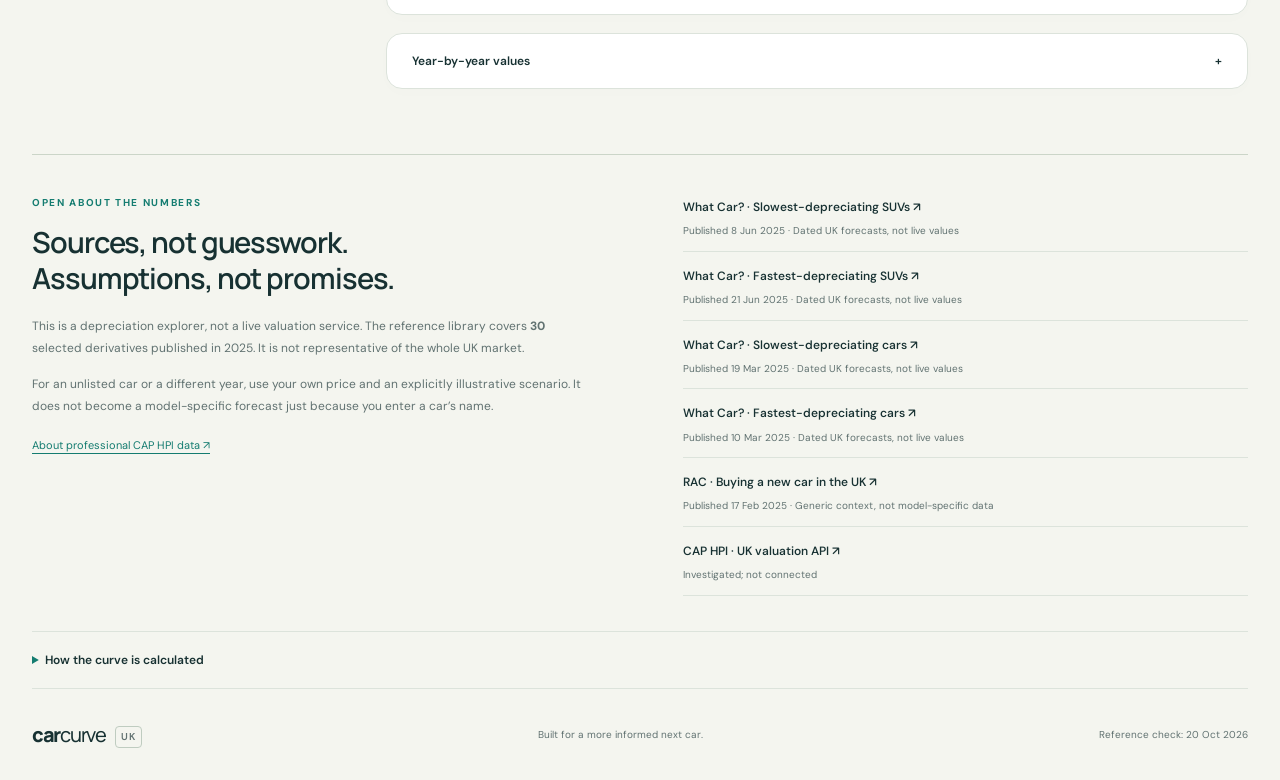
<file: car-curve/index.html>
<!doctype html><html lang="en-GB"><head><meta charset="utf-8"><meta name="viewport" content="width=device-width,initial-scale=1"><meta name="theme-color" content="#102a2b"><meta name="description" content="Explore UK car depreciation with attributed model-and-trim benchmarks and transparent what-if scenarios."><title>Car Curve — UK depreciation explorer</title><link rel="icon" href="./favicon.svg"><link rel="stylesheet" href="./style.css"><script type="module" src="./app.js"></script></head>
<body><header class="topbar"><a href="./" class="brand" aria-label="Car Curve home"><span class="brand-icon">↘</span> car<span>curve</span><small>UK</small></a><a class="navlink" href="#sources">Data & methodology ↗</a></header>
<main><section class="intro"><div><p class="eyebrow">THE COST YOU DON’T SEE ON THE WINDSCREEN</p><h1>See what time<br>could cost.</h1><p class="intro-copy">Explore a car’s depreciation, in pounds.<br>UK benchmarks. Clear sources. No invented valuations.</p></div><div class="intro-aside"><span class="line-art" aria-hidden="true">↘</span><p>A clearer view of<br><strong>the road ahead.</strong></p></div></section>
<div class="workspace"><aside class="panel selector"><div class="section-heading"><span class="step">01</span><h2>Choose your car</h2></div><p class="muted small">Choose a published reference, or enter your own car.</p><label for="example">Published references <span id="coverage"></span></label><select id="example" aria-label="Published references"></select><div class="divider"><span>or search / type</span></div>
<form id="car-form"><div class="form-grid"><div><label for="make">Make</label><input id="make" list="makes" autocomplete="off" maxlength="60" required></div><div><label for="model">Model</label><input id="model" list="models" autocomplete="off" maxlength="80" required></div><div class="full"><label for="trim">Trim / engine / derivative</label><input id="trim" list="trims" autocomplete="off" maxlength="120" required></div><div class="full"><label for="year">Registration year</label><input id="year" type="number" min="2000" step="1" required><small>Year-only input; age is approximate.</small></div></div><datalist id="makes"></datalist><datalist id="models"></datalist><datalist id="trims"></datalist>
<div id="match" class="match" role="status"></div>
<div id="scenario-gate" hidden><label class="check"><input type="checkbox" id="allow-generic"><span>Build an illustrative scenario instead</span></label><p class="small muted">No vehicle-specific data for this selection. Make and trim are labels only in this mode.</p></div>
<div class="price-block"><label for="basis">Start the curve from</label><select id="basis"><option value="new">Price when new</option><option value="today">My value / purchase price today</option></select><label for="price" id="price-label">Price when new (£)</label><div class="money-input"><span>£</span><input id="price" type="number" min="500" max="2000000" step="1" required></div><small id="price-hint"></small></div>
<details class="assumptions"><summary>Adjust assumptions</summary><label for="tail">Annual depreciation <span id="tail-value">15%</span></label><input id="tail" type="range" min="1" max="40" value="15"><p class="small muted">Applies after year 3 from new, or throughout a “value today” scenario. An editable assumption, not a published forecast.</p><div id="retention-control"><label for="retention">Value retained at 3 years <span id="retention-value">50%</span></label><input id="retention" type="range" min="20" max="75" value="50"><p class="small muted">Generic mode only. RAC’s broad 40–60% loss implies 40–60% retained. Default: 50%; year 1 retains 75%.</p></div></details>
<div id="error" class="error" role="alert" hidden></div><button type="submit" class="primary">Show depreciation curve <span>↗</span></button></form><p class="footnote">GBP · UK reference data · No registration number needed</p></aside>
<section class="results" aria-labelledby="result-title"><div class="panel chart-panel"><div class="chart-top"><div><p class="eyebrow" id="result-kind">PUBLISHED BENCHMARK SCENARIO</p><h2 id="result-title">Your depreciation curve</h2><p id="result-subtitle" class="muted small"></p></div><button class="icon-button" id="download" title="Download values as CSV" aria-label="Download values as CSV">↓ <span>CSV</span></button></div><div id="result-notice" class="notice"></div><div class="stats"><div><span id="stat-start-label">Price when new</span><strong id="stat-start">—</strong></div><div><span id="stat-end-label">Value after 5 years</span><strong id="stat-end" class="teal">—</strong></div><div><span>Value lost</span><strong id="stat-loss">—</strong><small id="stat-monthly"></small></div></div>
<div class="chart-controls"><span class="small muted">Years from starting value</span><div class="segmented" aria-label="Chart duration"><button data-years="3">3 years</button><button data-years="5" class="active">5 years</button><button data-years="10">10 years</button></div></div><div id="chart-wrap"><svg id="chart" viewBox="0 0 760 350" role="img" aria-label="Depreciation chart"></svg><div id="chart-tooltip" class="tooltip" hidden></div></div><div class="chart-legend"><span><i class="line-key"></i>Modelled curve</span><span id="anchor-legend"><i class="dot-key"></i>Published 3-year forecast</span><span><i class="dash-key"></i>Assumed future rate</span></div><p id="chart-caption" class="small muted"></p>
<label for="inspect" class="inspect-label">Explore the curve <output id="inspect-output"></output></label><input type="range" id="inspect" min="0" max="5" value="3" step="1" aria-label="Explore a year on the curve"><div class="chart-bottom"><span id="retained-text"></span><button id="save" class="text-button">＋ Save to compare</button></div></div>
<div class="panel evidence-panel"><div class="section-heading"><span class="step">02</span><h2>What’s behind this curve?</h2></div><div id="evidence"></div></div>
<details class="panel year-table"><summary>Year-by-year values <span>+</span></summary><div class="table-scroll"><table><thead><tr><th>Year</th><th>Age</th><th>Modelled value</th><th>Value lost</th></tr></thead><tbody id="table-body"></tbody></table></div></details>
</section></div>
<section id="comparisons" class="panel comparisons" hidden><div class="chart-top"><div><p class="eyebrow">SIDE BY SIDE</p><h2>Saved scenarios</h2></div><button id="clear-saved" class="text-button">Clear all</button></div><p class="muted small">Saved only in this browser. Compare like-for-like periods and price bases.</p><div id="comparison-grid"></div></section>
<section id="sources" class="sources"><div><p class="eyebrow">OPEN ABOUT THE NUMBERS</p><h2>Sources, not guesswork.<br>Assumptions, not promises.</h2><p>This is a depreciation explorer, not a live valuation service. The reference library covers <strong id="count-source"></strong> selected derivatives published in 2025. It is not representative of the whole UK market.</p><p>For an unlisted car or a different year, use your own price and an explicitly illustrative scenario. It does not become a model-specific forecast just because you enter a car’s name.</p><a href="https://api.cap-hpi.co.uk/docs/index.html" target="_blank" rel="noopener">About professional CAP HPI data ↗</a></div><div class="source-list" id="source-list"></div></section>
<details class="methodology"><summary>How the curve is calculated</summary><div><p><strong>Published-reference mode:</strong> the new list price and 3-year/36,000-mile resale forecast are the only published values. Years between them use constant-percentage interpolation: value = list price × (3-year resale ÷ list price)^(age ÷ 3). After year 3, the selected annual depreciation assumption applies. The curve is not observed historical pricing.</p><p><strong>Different registration year or unlisted derivative:</strong> no benchmark is automatically transferred. You must opt into a generic scenario and enter a price. RAC reports broad new-car losses of 15–35% in year 1 and 40–60% across three years. Our default generic path uses the midpoints: 25% lost at year 1 and 50% at year 3, with geometric interpolation. This is not a RAC forecast for your vehicle. Some cars fall outside those ranges.</p><p><strong>Value today:</strong> starts at the price you supply in the current calendar year, with a constant annual percentage loss you choose. No previous price history is inferred and no published new-car benchmark is used.</p><p><strong>Changing the new price:</strong> in published mode, the three-year retained fraction is held constant and scaled to your entered price. That makes it a custom scenario, not the source’s cash forecast. Source markers are shown only for the unmodified original-price reference.</p><p><strong>What’s not modelled:</strong> individual mileage, condition, options, powertrain changes, finance interest, maintenance, inflation and future market shocks. Reference forecasts assume 36,000 miles at year 3. No invented mileage adjustment or statistical confidence interval is applied. All amounts are nominal GBP; “per month” is depreciation only, not a finance payment. References describe cars offered when the article was written, not every vehicle registered in that year.</p><p><strong>Source quality:</strong> prices and three-year resale amounts are transcribed from the forecast rows, not the live advertising widgets. More recent duplicate references take priority. Inconsistent MINI Countryman arithmetic and ambiguous Volkswagen Tayron / Vauxhall Grandland derivative descriptions were excluded. Where noted, derived totals are recomputed from the two published prices.</p><p><strong>Live coverage:</strong> CAP HPI documents authenticated derivative/current/future valuation APIs; they require suitable commercial access and display rights. No CAP API subscription is connected. Honest John’s former valuation pages now redirect to Drive, so they were not used. There is no unattended data refresh. References checked 20 October 2026.</p></div></details>
</main><footer><a class="brand" href="./">car<span>curve</span><small>UK</small></a><span>Built for a more informed next car.</span><span>Reference check: 20 Oct 2026</span></footer><div id="toast" role="status" hidden></div><noscript>This app needs JavaScript to calculate and draw the curve.</noscript></body></html>
</file>
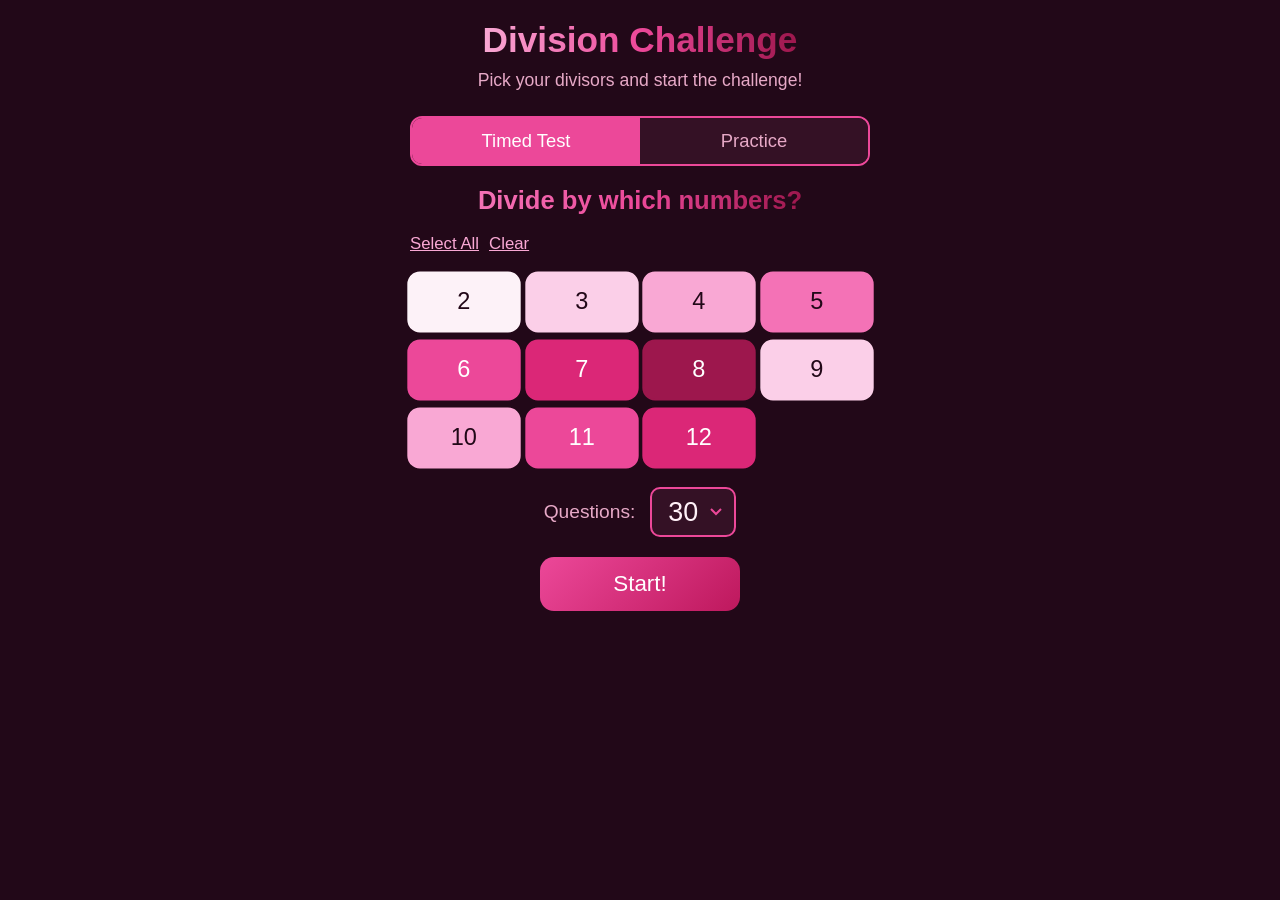
<file: division/index.html>
<!DOCTYPE html>
<html lang="en">
<head>
<meta charset="UTF-8">
<meta name="viewport" content="width=device-width, initial-scale=1.0, viewport-fit=cover, user-scalable=no">
<meta name="apple-mobile-web-app-capable" content="yes">
<meta name="apple-mobile-web-app-status-bar-style" content="black-translucent">
<title>Division Challenge</title>

<style>
  * { margin: 0; padding: 0; box-sizing: border-box; -webkit-tap-highlight-color: transparent; }

  :root {
    --primary: #ec4899;
    --primary-light: #f9a8d4;
    --success: #ec4899;
    --danger: #ef4444;
    --warning: #f59e0b;
    --bg: #220818;
    --card: #341125;
    --text: #fff1f8;
    --text-dim: #e7a9c7;
    --pink-1: #fdf2f8;
    --pink-2: #f9a8d4;
    --pink-3: #f472b6;
    --pink-4: #ec4899;
    --pink-5: #db2777;
    --pink-6: #9d174d;
  }

  body {
    font-family: 'Segoe UI', Roboto, -apple-system, BlinkMacSystemFont, sans-serif;
    background: var(--bg);
    color: var(--text);
    min-height: 100dvh;
    overflow-x: hidden;
    display: flex;
    flex-direction: column;
    align-items: center;
    padding: env(safe-area-inset-top) env(safe-area-inset-right) env(safe-area-inset-bottom) env(safe-area-inset-left);
  }

  .screen { display: none; width: 100%; max-width: 500px; padding: 20px; flex-direction: column; align-items: center; }
  .screen.active { display: flex; }

  h1 { font-size: 2.2em; text-align: center; margin-bottom: 10px; }
  h1 { background: linear-gradient(90deg, #f9a8d4, #ec4899, #9d174d); -webkit-background-clip: text; -webkit-text-fill-color: transparent; background-clip: text; }
  h2 { font-size: 1.6em; text-align: center; margin-bottom: 15px; background: linear-gradient(90deg, #f472b6, #ec4899, #9d174d); -webkit-background-clip: text; -webkit-text-fill-color: transparent; background-clip: text; }

  .subtitle { font-size: 1.1em; color: var(--text-dim); text-align: center; margin-bottom: 25px; }

  /* === TABLE SELECTION === */
  .table-grid {
    display: grid;
    grid-template-columns: repeat(4, 1fr);
    gap: 10px;
    width: 100%;
    margin-bottom: 20px;
  }

  .table-btn {
    font-family: 'Segoe UI', Roboto, -apple-system, BlinkMacSystemFont, sans-serif;
    font-size: 1.4em;
    padding: 14px 0;
    border: 2px solid var(--primary);
    border-radius: 12px;
    background: var(--card);
    color: var(--text);
    cursor: pointer;
    transition: all 0.2s;
    -webkit-user-select: none;
    user-select: none;
  }
  .table-btn:nth-child(1)  { border-color: #fdf2f8; }
  .table-btn:nth-child(2)  { border-color: #fbcfe8; }
  .table-btn:nth-child(3)  { border-color: #f9a8d4; }
  .table-btn:nth-child(4)  { border-color: #f472b6; }
  .table-btn:nth-child(5)  { border-color: #ec4899; }
  .table-btn:nth-child(6)  { border-color: #db2777; }
  .table-btn:nth-child(7)  { border-color: #9d174d; }
  .table-btn:nth-child(8)  { border-color: #fbcfe8; }
  .table-btn:nth-child(9)  { border-color: #f9a8d4; }
  .table-btn:nth-child(10) { border-color: #ec4899; }
  .table-btn:nth-child(11) { border-color: #db2777; }

  .table-btn.selected {
    color: white;
    transform: scale(1.05);
  }
  .table-btn:nth-child(1).selected  { background: #fdf2f8; border-color: #fdf2f8; color: #220818; }
  .table-btn:nth-child(2).selected  { background: #fbcfe8; border-color: #fbcfe8; color: #220818; }
  .table-btn:nth-child(3).selected  { background: #f9a8d4; border-color: #f9a8d4; color: #220818; }
  .table-btn:nth-child(4).selected  { background: #f472b6; border-color: #f472b6; color: #220818; }
  .table-btn:nth-child(5).selected  { background: #ec4899; border-color: #ec4899; }
  .table-btn:nth-child(6).selected  { background: #db2777; border-color: #db2777; }
  .table-btn:nth-child(7).selected  { background: #9d174d; border-color: #9d174d; }
  .table-btn:nth-child(8).selected  { background: #fbcfe8; border-color: #fbcfe8; color: #220818; }
  .table-btn:nth-child(9).selected  { background: #f9a8d4; border-color: #f9a8d4; color: #220818; }
  .table-btn:nth-child(10).selected { background: #ec4899; border-color: #ec4899; }
  .table-btn:nth-child(11).selected { background: #db2777; border-color: #db2777; }

  .table-btn:active { transform: scale(0.95); }

  /* === SETTINGS === */
  .settings-row {
    display: flex;
    align-items: center;
    justify-content: center;
    gap: 15px;
    margin-bottom: 20px;
    font-size: 1.2em;
    width: 100%;
  }

  .settings-row label { color: var(--text-dim); }

  .qty-select {
    font-family: 'Segoe UI', Roboto, -apple-system, BlinkMacSystemFont, sans-serif;
    font-size: 1.4em;
    padding: 8px 16px;
    border: 2px solid #ec4899;
    border-radius: 10px;
    background: var(--card);
    color: var(--text);
    cursor: pointer;
    outline: none;
    -webkit-appearance: none;
    appearance: none;
    background-image: url("data:image/svg+xml,%3Csvg xmlns='http://www.w3.org/2000/svg' width='12' height='8'%3E%3Cpath d='M1 1l5 5 5-5' stroke='%23ec4899' stroke-width='2' fill='none'/%3E%3C/svg%3E");
    background-repeat: no-repeat;
    background-position: right 12px center;
    padding-right: 36px;
  }

  .qty-select option {
    background: var(--card);
    color: var(--text);
  }

  /* === BUTTONS === */
  .btn {
    font-family: 'Segoe UI', Roboto, -apple-system, BlinkMacSystemFont, sans-serif;
    font-size: 1.4em;
    padding: 14px 40px;
    border: none;
    border-radius: 14px;
    cursor: pointer;
    transition: all 0.2s;
    color: white;
    min-width: 200px;
    text-align: center;
  }

  .btn:active { transform: scale(0.95); }

  .btn-primary { background: linear-gradient(135deg, #ec4899, #be185d); }
  .btn-success { background: linear-gradient(135deg, #ec4899, #be185d); }
  .btn-danger { background: linear-gradient(135deg, #ef4444, #dc2626); }
  .btn-secondary { background: linear-gradient(135deg, #6b7280, #4b5563); }

  .btn:disabled { opacity: 0.4; cursor: default; transform: none; }

  .btn-row { display: flex; gap: 12px; margin-top: 10px; flex-wrap: wrap; justify-content: center; }

  /* === GAME SCREEN === */
  .progress-bar {
    width: 100%;
    height: 8px;
    background: var(--card);
    border-radius: 4px;
    margin-bottom: 15px;
    overflow: hidden;
  }

  .progress-fill {
    height: 100%;
    background: linear-gradient(90deg, #fbcfe8, #f472b6, #ec4899, #9d174d, #ec4899, #fbcfe8);
    border-radius: 4px;
    transition: width 0.3s;
  }

  .game-stats {
    display: flex;
    justify-content: space-between;
    width: 100%;
    margin-bottom: 15px;
    font-size: 1.1em;
    color: var(--text-dim);
  }

  .question-area {
    text-align: center;
    margin: 10px 0;
    width: 100%;
  }

  .question-text {
    font-size: 3.2em;
    margin-bottom: 20px;
    color: var(--text);
    letter-spacing: 2px;
  }

  .question-text .operator { color: var(--primary-light); }

  /* === MULTIPLE CHOICE === */
  .choices-grid {
    display: grid;
    grid-template-columns: 1fr 1fr;
    gap: 10px;
    width: 100%;
    margin-bottom: 10px;
  }

  .choice-btn {
    font-family: 'Segoe UI', Roboto, -apple-system, BlinkMacSystemFont, sans-serif;
    font-size: 1.8em;
    padding: 16px 0;
    border: 3px solid var(--primary);
    border-radius: 14px;
    background: var(--card);
    color: var(--text);
    cursor: pointer;
    transition: all 0.15s;
    -webkit-user-select: none;
    user-select: none;
  }
  .choice-btn:nth-child(1) { border-color: #fbcfe8; }
  .choice-btn:nth-child(2) { border-color: #f9a8d4; }
  .choice-btn:nth-child(3) { border-color: #ec4899; }
  .choice-btn:nth-child(4) { border-color: #db2777; }
  .choice-btn:nth-child(5) { border-color: #f472b6; }
  .choice-btn:nth-child(6) { border-color: #9d174d; }

  .choice-btn:active:not(.disabled) { transform: scale(0.95); }

  .choice-btn.correct {
    border-color: var(--success);
    background: rgba(16, 185, 129, 0.25);
    color: var(--success);
  }

  .choice-btn.wrong {
    border-color: var(--danger);
    background: rgba(239, 68, 68, 0.25);
    color: var(--danger);
    animation: shake 0.4s;
  }

  .choice-btn.reveal-correct {
    border-color: var(--success);
    background: rgba(16, 185, 129, 0.15);
    color: var(--success);
  }

  .choice-btn.disabled {
    cursor: default;
    opacity: 0.5;
  }

  @keyframes shake {
    0%, 100% { transform: translateX(0); }
    25% { transform: translateX(-8px); }
    75% { transform: translateX(8px); }
  }

  .timer {
    font-size: 1.8em;
    color: var(--warning);
    margin-top: 10px;
  }

  .feedback {
    font-size: 1.5em;
    margin-top: 10px;
    min-height: 36px;
    transition: all 0.2s;
  }

  .feedback.correct { color: var(--success); }
  .feedback.wrong { color: var(--danger); }

  /* === RESULTS === */
  .results-card {
    background: var(--card);
    border-radius: 20px;
    padding: 25px;
    width: 100%;
    margin-bottom: 20px;
  }

  .score-big {
    font-size: 3em;
    text-align: center;
    margin: 10px 0;
  }

  .score-big.gold { color: #fbbf24; }
  .score-big.silver { color: #9ca3af; }
  .score-big.bronze { color: #d97706; }
  .score-big.needs-work { color: var(--danger); }

  .stat-grid {
    display: grid;
    grid-template-columns: 1fr 1fr;
    gap: 12px;
    margin-top: 15px;
  }

  .stat-box {
    background: rgba(219, 39, 119, 0.15);
    border-radius: 12px;
    padding: 12px;
    text-align: center;
  }

  .stat-box .value { font-size: 1.8em; color: var(--primary-light); }
  .stat-box .label { font-size: 0.9em; color: var(--text-dim); }

  .wrong-answers-list {
    margin-top: 15px;
    width: 100%;
  }

  .wrong-item {
    display: flex;
    justify-content: space-between;
    padding: 8px 12px;
    background: rgba(239, 68, 68, 0.1);
    border-radius: 8px;
    margin-bottom: 6px;
    font-size: 1.1em;
  }

  .wrong-item .q { color: var(--text); }
  .wrong-item .your-ans { color: var(--danger); text-decoration: line-through; }
  .wrong-item .correct-ans { color: var(--success); }

  .stars { font-size: 2.5em; text-align: center; margin: 10px 0; }

  /* === CELEBRATION === */
  .celebration {
    position: fixed;
    top: 0; left: 0; right: 0; bottom: 0;
    pointer-events: none;
    z-index: 100;
    overflow: hidden;
  }

  .confetti {
    position: absolute;
    top: -20px;
    font-size: 1.8em;
    animation: confettiFall linear forwards;
  }

  @keyframes confettiFall {
    0% { transform: translateY(-20px) rotate(0deg); opacity: 1; }
    100% { transform: translateY(100dvh) rotate(720deg); opacity: 0; }
  }

  .speed-badge {
    display: inline-block;
    padding: 4px 12px;
    border-radius: 20px;
    font-size: 0.85em;
    margin-top: 5px;
  }

  .speed-badge.lightning { background: rgba(251, 191, 36, 0.2); color: #fbbf24; }
  .speed-badge.fast { background: rgba(236, 72, 153, 0.2); color: #ec4899; }
  .speed-badge.steady { background: rgba(244, 114, 182, 0.18); color: #f472b6; }
  .speed-badge.slow { background: rgba(239, 68, 68, 0.2); color: #f87171; }

  /* === MODE TOGGLE === */
  .mode-toggle {
    display: flex;
    gap: 0;
    border-radius: 12px;
    overflow: hidden;
    border: 2px solid var(--primary);
    margin-bottom: 20px;
    width: 100%;
  }

  .mode-option {
    flex: 1;
    font-family: 'Segoe UI', Roboto, -apple-system, BlinkMacSystemFont, sans-serif;
    font-size: 1.15em;
    padding: 12px;
    background: var(--card);
    color: var(--text-dim);
    border: none;
    cursor: pointer;
    transition: all 0.2s;
    text-align: center;
  }

  .mode-option.active {
    background: var(--primary);
    color: white;
  }

  .select-row {
    display: flex;
    gap: 10px;
    margin-bottom: 15px;
    width: 100%;
  }

  .select-link {
    font-family: 'Segoe UI', Roboto, -apple-system, BlinkMacSystemFont, sans-serif;
    font-size: 1.05em;
    color: var(--primary-light);
    background: none;
    border: none;
    cursor: pointer;
    text-decoration: underline;
    padding: 4px 0;
  }

  /* === HIGH SCORE TABLE === */
  .hs-row {
    display: flex;
    align-items: center;
    padding: 8px 12px;
    border-radius: 8px;
    margin-bottom: 4px;
    font-size: 1.15em;
  }

  .hs-row.gold { background: rgba(251, 191, 36, 0.15); }
  .hs-row.silver { background: rgba(156, 163, 175, 0.1); }
  .hs-row.bronze { background: rgba(217, 119, 6, 0.1); }
  .hs-row.normal { background: rgba(16, 185, 129, 0.08); }
  .hs-row.you { border: 2px solid var(--primary-light); }

  .hs-rank { width: 36px; font-size: 1.3em; text-align: center; }
  .hs-name { flex: 1; color: var(--primary-light); font-size: 1.1em; text-align: left; overflow: hidden; text-overflow: ellipsis; white-space: nowrap; }
  .hs-detail { font-size: 0.7em; color: var(--text-dim); }
  .hs-score { width: 70px; text-align: right; color: var(--text); font-size: 1.2em; }
  .hs-date { width: 70px; text-align: right; color: var(--text-dim); font-size: 0.8em; }

  .exit-btn {
    font-family: 'Segoe UI', Roboto, -apple-system, BlinkMacSystemFont, sans-serif;
    font-size: 1em;
    padding: 8px 20px;
    min-width: auto;
    border: none;
    border-radius: 10px;
    cursor: pointer;
    color: white;
    background: linear-gradient(135deg, #be185d, #9d174d);
    margin-top: 10px;
  }

  .exit-btn:active { transform: scale(0.95); }
</style>
</head>
<body>

<!-- ========== HOME SCREEN ========== -->
<div id="home-screen" class="screen active">
  <h1>Division Challenge</h1>
  <p class="subtitle">Pick your divisors and start the challenge!</p>

  <div class="mode-toggle">
    <button class="mode-option active" data-mode="test" onclick="setMode('test')">Timed Test</button>
    <button class="mode-option" data-mode="practice" onclick="setMode('practice')">Practice</button>
  </div>

  <h2>Divide by which numbers?</h2>
  <div class="select-row">
    <button class="select-link" onclick="selectAll()">Select All</button>
    <button class="select-link" onclick="selectNone()">Clear</button>
  </div>
  <div class="table-grid" id="table-grid"></div>

  <div class="settings-row">
    <label>Questions:</label>
    <select id="qty-select" class="qty-select" onchange="state.questionCount = parseInt(this.value)">
      <option value="10">10</option>
      <option value="15">15</option>
      <option value="20">20</option>
      <option value="25">25</option>
      <option value="30" selected>30</option>
      <option value="35">35</option>
      <option value="40">40</option>
      <option value="45">45</option>
      <option value="50">50</option>
    </select>
  </div>

  <button class="btn btn-primary" id="start-btn" onclick="startGame()" disabled>Start!</button>

  <div id="home-high-scores" class="results-card" style="display:none; margin-top: 20px;">
    <h2 style="text-align:center; margin-bottom: 12px; color: #fbbf24;">High Scores</h2>
    <div id="home-hs-table"></div>
  </div>
</div>

<!-- ========== GAME SCREEN ========== -->
<div id="game-screen" class="screen">
  <div class="progress-bar"><div class="progress-fill" id="progress-fill"></div></div>
  <div class="game-stats">
    <span id="question-counter">1 / 10</span>
    <span id="score-display">Score: 0</span>
    <span id="streak-display"></span>
  </div>

  <div class="question-area">
    <div class="question-text">
      <span id="q-a">21</span> <span class="operator">&divide;</span> <span id="q-b">7</span> <span class="operator">= ?</span>
    </div>

    <div class="choices-grid" id="choices-grid"></div>

    <div class="timer" id="timer-display"></div>
    <div class="feedback" id="feedback"></div>
  </div>

  <button class="exit-btn" onclick="quitGame()">Exit</button>
</div>

<!-- ========== RESULTS SCREEN ========== -->
<div id="results-screen" class="screen">
  <h1 id="results-title">Well Done!</h1>
  <div class="stars" id="results-stars"></div>

  <div class="results-card">
    <div class="score-big" id="results-score"></div>
    <div id="new-high-score" style="display:none; text-align:center; margin: 5px 0;">
      <span style="background: linear-gradient(135deg, #f9a8d4, #ec4899, #be185d); color: white; padding: 4px 16px; border-radius: 20px; font-size: 1.1em;">NEW HIGH SCORE!</span>
    </div>
    <div id="speed-badge-container"></div>
    <div class="stat-grid">
      <div class="stat-box">
        <div class="value" id="stat-correct">0</div>
        <div class="label">Correct</div>
      </div>
      <div class="stat-box">
        <div class="value" id="stat-pct">0%</div>
        <div class="label">Accuracy</div>
      </div>
      <div class="stat-box">
        <div class="value" id="stat-time">0s</div>
        <div class="label">Total Time</div>
      </div>
      <div class="stat-box">
        <div class="value" id="stat-avg">0s</div>
        <div class="label">Avg Speed</div>
      </div>
    </div>
  </div>

  <!-- HIGH SCORE NAME ENTRY -->
  <div id="name-entry" style="display:none; text-align:center; margin-bottom: 15px;">
    <p style="font-size: 1.2em; color: var(--primary-light); margin-bottom: 10px;">Enter your name:</p>
    <input type="text" id="name-input" maxlength="15" autocomplete="off" autocapitalize="words"
      style="font-family: 'Segoe UI', Roboto, -apple-system, BlinkMacSystemFont, sans-serif; font-size: 1.5em; width: 220px; text-align: center;
      border: 3px solid var(--primary); border-radius: 12px; background: var(--card); color: var(--primary-light);
      padding: 10px; outline: none;">
    <br>
    <button class="btn btn-primary" style="margin-top: 10px; min-width: 150px;" onclick="saveHighScore()">Save</button>
  </div>

  <!-- HIGH SCORE TABLE -->
  <div id="high-score-section" class="results-card" style="display:none;">
    <h2 style="text-align:center; margin-bottom: 12px; color: #fbbf24;">High Scores</h2>
    <div id="high-score-table"></div>
  </div>

  <div class="wrong-answers-list" id="wrong-list"></div>

  <div class="btn-row">
    <button class="btn btn-primary" onclick="tryAgain()">Try Again</button>
    <button class="btn btn-secondary" onclick="goHome()">Change Divisors</button>
  </div>
</div>

<div class="celebration" id="celebration"></div>

<script>
  // === STATE ===
  const state = {
    selectedTables: new Set(),
    questionCount: 30,
    mode: 'test',
    questions: [],
    currentQ: 0,
    score: 0,
    streak: 0,
    bestStreak: 0,
    results: [],
    gameStartTime: 0,
    questionStartTime: 0,
    timerInterval: null,
    answering: false,
  };

  // === INIT ===
  function init() {
    const grid = document.getElementById('table-grid');
    // Start from 2 (skip dividing by 1)
    for (let i = 2; i <= 12; i++) {
      const btn = document.createElement('button');
      btn.className = 'table-btn';
      btn.textContent = i;
      btn.dataset.table = i;
      btn.addEventListener('click', () => toggleTable(i, btn));
      grid.appendChild(btn);
    }
  }

  function toggleTable(n, btn) {
    if (state.selectedTables.has(n)) {
      state.selectedTables.delete(n);
      btn.classList.remove('selected');
    } else {
      state.selectedTables.add(n);
      btn.classList.add('selected');
    }
    updateStartBtn();
  }

  function selectAll() {
    document.querySelectorAll('.table-btn').forEach(btn => {
      const n = parseInt(btn.dataset.table);
      state.selectedTables.add(n);
      btn.classList.add('selected');
    });
    updateStartBtn();
  }

  function selectNone() {
    document.querySelectorAll('.table-btn').forEach(btn => {
      state.selectedTables.delete(parseInt(btn.dataset.table));
      btn.classList.remove('selected');
    });
    updateStartBtn();
  }

  function updateStartBtn() {
    document.getElementById('start-btn').disabled = state.selectedTables.size === 0;
  }

  function setMode(mode) {
    state.mode = mode;
    document.querySelectorAll('.mode-option').forEach(btn => {
      btn.classList.toggle('active', btn.dataset.mode === mode);
    });
  }

  // === GENERATE PLAUSIBLE WRONG ANSWERS ===
  function generateDistractors(dividend, divisor, correctAnswer) {
    const distractors = new Set();

    // Nearby quotients are the most plausible mistakes.
    for (let delta = -3; delta <= 3; delta++) {
      if (delta !== 0) distractors.add(correctAnswer + delta);
    }

    // Common error: count one group too many or too few.
    distractors.add((dividend + divisor) / divisor);
    distractors.add((dividend - divisor) / divisor);

    // Include other familiar times-table answers for variety.
    for (let answer = 2; answer <= 12; answer++) {
      distractors.add(answer);
    }

    const valid = [...distractors]
      .filter(value => Number.isInteger(value) && value >= 1 && value <= 12 && value !== correctAnswer)
      .sort((x, y) => Math.abs(x - correctAnswer) - Math.abs(y - correctAnswer));

    // Keep four close answers and add one slightly further away.
    const picked = valid.slice(0, 4);
    const remaining = valid.slice(4);
    if (remaining.length) {
      picked.push(remaining[Math.floor(Math.random() * remaining.length)]);
    }

    return picked.slice(0, 5);
  }

  // === GENERATE QUESTIONS ===
  function generateQuestions() {
    const tables = [...state.selectedTables];
    const pool = [];
    for (const t of tables) {
      // Use exact division facts with quotients from 2 to 12.
      for (let quotient = 2; quotient <= 12; quotient++) {
        pool.push({ dividend: t * quotient, divisor: t, answer: quotient });
      }
    }

    const questions = [];
    const shuffled = pool.sort(() => Math.random() - 0.5);
    for (let i = 0; i < state.questionCount; i++) {
      const fact = shuffled[i % shuffled.length];
      const a = fact.dividend;
      const b = fact.divisor;
      const answer = fact.answer;

      const distractors = generateDistractors(a, b, answer);
      // Build 6 choices: correct + 5 distractors, shuffled
      const choices = [answer, ...distractors].sort(() => Math.random() - 0.5);

      questions.push({ a, b, answer, choices });
    }

    return questions.sort(() => Math.random() - 0.5);
  }

  // === GAME ===
  function showScreen(id) {
    document.querySelectorAll('.screen').forEach(s => s.classList.remove('active'));
    document.getElementById(id).classList.add('active');
  }

  function startGame() {
    state.questions = generateQuestions();
    state.currentQ = 0;
    state.score = 0;
    state.streak = 0;
    state.bestStreak = 0;
    state.results = [];
    state.gameStartTime = Date.now();

    showScreen('game-screen');
    showQuestion();
  }

  function showQuestion() {
    state.answering = false;
    const q = state.questions[state.currentQ];
    document.getElementById('q-a').textContent = q.a;
    document.getElementById('q-b').textContent = q.b;
    document.getElementById('question-counter').textContent = `${state.currentQ + 1} / ${state.questions.length}`;
    document.getElementById('score-display').textContent = `Score: ${state.score}`;
    document.getElementById('streak-display').textContent = state.streak >= 2 ? `${state.streak} streak!` : '';
    document.getElementById('feedback').textContent = '';
    document.getElementById('feedback').className = 'feedback';

    const pct = (state.currentQ / state.questions.length) * 100;
    document.getElementById('progress-fill').style.width = pct + '%';

    // Render choices
    const grid = document.getElementById('choices-grid');
    grid.innerHTML = '';
    // Use 3 rows x 2 cols for 6 choices
    for (const choice of q.choices) {
      const btn = document.createElement('button');
      btn.className = 'choice-btn';
      btn.textContent = choice;
      btn.addEventListener('click', () => pickAnswer(choice, btn));
      grid.appendChild(btn);
    }

    state.questionStartTime = Date.now();

    if (state.mode === 'test') {
      updateTimer();
      clearInterval(state.timerInterval);
      state.timerInterval = setInterval(updateTimer, 100);
    } else {
      document.getElementById('timer-display').textContent = '';
    }
  }

  function updateTimer() {
    const elapsed = ((Date.now() - state.questionStartTime) / 1000).toFixed(1);
    document.getElementById('timer-display').textContent = elapsed + 's';
  }

  function pickAnswer(choice, btnEl) {
    if (state.answering) return;
    state.answering = true;

    clearInterval(state.timerInterval);
    const timeTaken = (Date.now() - state.questionStartTime) / 1000;
    const q = state.questions[state.currentQ];
    const correct = choice === q.answer;

    // Disable all choice buttons
    document.querySelectorAll('.choice-btn').forEach(b => b.classList.add('disabled'));

    const feedback = document.getElementById('feedback');

    if (correct) {
      // Points: 10 base + speed bonus (max 10 for <1.5s, scaling down to 0 at 8s+)
      let speedBonus = 0;
      if (timeTaken < 1.5) speedBonus = 10;
      else if (timeTaken < 3) speedBonus = 7;
      else if (timeTaken < 5) speedBonus = 4;
      else if (timeTaken < 8) speedBonus = 2;
      // Streak multiplier: x1.5 at 3+, x2 at 5+
      let streakMult = 1;
      if (state.streak >= 4) streakMult = 2;
      else if (state.streak >= 2) streakMult = 1.5;
      const points = Math.round((10 + speedBonus) * streakMult);
      state.score += points;
      state.streak++;
      if (state.streak > state.bestStreak) state.bestStreak = state.streak;
      btnEl.classList.add('correct');
      feedback.className = 'feedback correct';

      if (timeTaken < 1.5) feedback.textContent = `Lightning! +${points}`;
      else if (timeTaken < 3) feedback.textContent = `Super quick! +${points}`;
      else if (timeTaken < 5) feedback.textContent = `Great! +${points}`;
      else feedback.textContent = `Correct! +${points}`;
    } else {
      state.streak = 0;
      btnEl.classList.add('wrong');
      feedback.className = 'feedback wrong';
      feedback.textContent = `${q.a} \u00f7 ${q.b} = ${q.answer}`;

      // Highlight the correct answer
      document.querySelectorAll('.choice-btn').forEach(b => {
        if (parseInt(b.textContent) === q.answer) {
          b.classList.add('reveal-correct');
        }
      });
    }

    state.results.push({
      a: q.a,
      b: q.b,
      answer: q.answer,
      userAnswer: choice,
      correct,
      time: timeTaken,
    });

    setTimeout(() => {
      state.currentQ++;
      if (state.currentQ < state.questions.length) {
        showQuestion();
      } else {
        showResults();
      }
    }, correct ? 700 : 1800);
  }

  function quitGame() {
    clearInterval(state.timerInterval);
    goHome();
  }

  // === RESULTS ===
  async function showResults() {
    await fetchHighScores();
    clearInterval(state.timerInterval);
    const totalTime = ((Date.now() - state.gameStartTime) / 1000).toFixed(1);
    const correctCount = state.results.filter(r => r.correct).length;
    const wrongCount = state.results.length - correctCount;
    const pct = Math.round((correctCount / state.results.length) * 100);
    // Max possible score: every question lightning + max streak
    const maxScore = state.results.length * 20 * 2; // 20pts * x2 streak

    const avgTime = state.results.length > 0
      ? (state.results.reduce((sum, r) => sum + r.time, 0) / state.results.length).toFixed(1)
      : 0;

    const title = document.getElementById('results-title');
    const stars = document.getElementById('results-stars');
    const scoreEl = document.getElementById('results-score');

    // Score is the star of the show
    scoreEl.textContent = state.score.toLocaleString();

    if (pct === 100) {
      title.textContent = 'Perfect Score!';
      stars.textContent = '\u2B50\u2B50\u2B50';
      scoreEl.className = 'score-big gold';
      launchCelebration();
    } else if (pct >= 80) {
      title.textContent = 'Great Job!';
      stars.textContent = '\u2B50\u2B50';
      scoreEl.className = 'score-big silver';
      launchCelebration();
    } else if (pct >= 60) {
      title.textContent = 'Good Effort!';
      stars.textContent = '\u2B50';
      scoreEl.className = 'score-big bronze';
    } else {
      title.textContent = 'Keep Practising!';
      stars.textContent = '';
      scoreEl.className = 'score-big needs-work';
    }

    document.getElementById('stat-correct').textContent = `${correctCount}/${state.results.length}`;
    document.getElementById('stat-pct').textContent = pct + '%';
    document.getElementById('stat-time').textContent = totalTime + 's';
    document.getElementById('stat-avg').textContent = avgTime + 's';

    // Speed badge
    const badgeContainer = document.getElementById('speed-badge-container');
    badgeContainer.innerHTML = '';
    if (avgTime <= 2) {
      badgeContainer.innerHTML = '<span class="speed-badge lightning">Lightning Speed!</span>';
    } else if (avgTime <= 3.5) {
      badgeContainer.innerHTML = '<span class="speed-badge fast">Super Fast!</span>';
    } else if (avgTime <= 6) {
      badgeContainer.innerHTML = '<span class="speed-badge steady">Steady Pace</span>';
    } else {
      badgeContainer.innerHTML = '<span class="speed-badge slow">Take Your Time</span>';
    }
    badgeContainer.style.textAlign = 'center';

    // High scores only for timed test mode
    if (state.mode === 'test') {
      const isHighScore = checkHighScore(state.score);
      document.getElementById('new-high-score').style.display = isHighScore ? 'block' : 'none';
      document.getElementById('high-score-section').style.display = isHighScore ? 'none' : 'block';

      if (isHighScore) {
        state.pendingScore = state.score;
        if (state.playerName) {
          document.getElementById('name-entry').style.display = 'none';
          await saveHighScoreAuto(state.playerName, state.score);
        } else {
          document.getElementById('name-entry').style.display = 'block';
          const input = document.getElementById('name-input');
          input.value = '';
          setTimeout(() => input.focus(), 300);
        }
      } else {
        document.getElementById('name-entry').style.display = 'none';
        renderHighScores();
      }
    } else {
      document.getElementById('new-high-score').style.display = 'none';
      document.getElementById('name-entry').style.display = 'none';
      document.getElementById('high-score-section').style.display = 'none';
    }

    // Wrong answers list
    const wrongList = document.getElementById('wrong-list');
    wrongList.innerHTML = '';
    const wrongs = state.results.filter(r => !r.correct);
    if (wrongs.length > 0) {
      const heading = document.createElement('h2');
      heading.textContent = 'Ones to practise:';
      heading.style.marginBottom = '10px';
      wrongList.appendChild(heading);

      for (const r of wrongs) {
        const div = document.createElement('div');
        div.className = 'wrong-item';
        div.innerHTML = `
          <span class="q">${r.a} \u00f7 ${r.b} = ${r.answer}</span>
          <span>
            <span class="your-ans">${r.userAnswer}</span> \u2192
            <span class="correct-ans">${r.answer}</span>
          </span>
        `;
        wrongList.appendChild(div);
      }
    }

    document.getElementById('progress-fill').style.width = '100%';
    showScreen('results-screen');
  }

  // === CELEBRATION ===
  function launchCelebration() {
    const container = document.getElementById('celebration');
    container.innerHTML = '';
    const emojis = ['\uD83C\uDF1F', '\uD83C\uDF89', '\uD83C\uDF8A', '\u2728', '\uD83C\uDFC6', '\uD83D\uDCAB', '\uD83E\uDD29'];

    for (let i = 0; i < 30; i++) {
      const el = document.createElement('div');
      el.className = 'confetti';
      el.textContent = emojis[Math.floor(Math.random() * emojis.length)];
      el.style.left = Math.random() * 100 + '%';
      el.style.animationDuration = (2 + Math.random() * 2) + 's';
      el.style.animationDelay = Math.random() * 1.5 + 's';
      container.appendChild(el);
    }

    setTimeout(() => container.innerHTML = '', 5000);
  }

  // === HIGH SCORES ===
  // Scores are kept on this device. API_URL can be set later to enable a shared leaderboard.
  const API_URL = '';
  const LOCAL_SCORE_KEY = 'division-challenge-high-scores';
  const MAX_HIGH_SCORES = 30;
  let cachedScores = [];

  function loadLocalScores() {
    try {
      const scores = JSON.parse(localStorage.getItem(LOCAL_SCORE_KEY) || '[]');
      return Array.isArray(scores) ? scores : [];
    } catch {
      return [];
    }
  }

  function saveLocalScores() {
    try {
      localStorage.setItem(LOCAL_SCORE_KEY, JSON.stringify(cachedScores));
    } catch { /* scores still work for this session */ }
  }

  function addLocalScore(name, score) {
    cachedScores.push({
      name,
      score,
      questions: state.questionCount,
      tables: [...state.selectedTables].sort((a, b) => a - b),
      date: new Date().getDate() + '/' + (new Date().getMonth() + 1),
      ts: Date.now(),
    });
    cachedScores.sort((a, b) => b.score - a.score);
    if (cachedScores.length > MAX_HIGH_SCORES) cachedScores.length = MAX_HIGH_SCORES;
    saveLocalScores();
  }

  async function fetchHighScores() {
    cachedScores = loadLocalScores();
    if (!API_URL) return cachedScores;

    try {
      const res = await fetch(API_URL);
      if (!res.ok) throw new Error('Could not load scores');
      cachedScores = await res.json();
      saveLocalScores();
    } catch { /* use scores saved on this device */ }
    return cachedScores;
  }

  function checkHighScore(score) {
    if (score === 0) return false;
    if (cachedScores.length < MAX_HIGH_SCORES) return true;
    return score > cachedScores[cachedScores.length - 1].score;
  }

  async function saveHighScore() {
    const input = document.getElementById('name-input');
    let name = input.value.trim();
    if (!name) name = '???';
    name = name.substring(0, 15);

    // Remember name for this session
    state.playerName = name;

    if (!API_URL) {
      addLocalScore(name, state.pendingScore);
    } else try {
      const res = await fetch(API_URL, {
        method: 'POST',
        headers: { 'Content-Type': 'application/json' },
        body: JSON.stringify({ name, score: state.pendingScore, questions: state.questionCount, tables: [...state.selectedTables].sort((a,b)=>a-b) }),
      });
      if (!res.ok) throw new Error('Could not save score');
      cachedScores = await res.json();
      saveLocalScores();
    } catch {
      addLocalScore(name, state.pendingScore);
    }

    document.getElementById('name-entry').style.display = 'none';
    document.getElementById('high-score-section').style.display = 'block';
    renderHighScores(state.pendingScore);
  }

  async function saveHighScoreAuto(name, score) {
    if (!API_URL) {
      addLocalScore(name, score);
    } else try {
      const res = await fetch(API_URL, {
        method: 'POST',
        headers: { 'Content-Type': 'application/json' },
        body: JSON.stringify({ name, score, questions: state.questionCount, tables: [...state.selectedTables].sort((a,b)=>a-b) }),
      });
      if (!res.ok) throw new Error('Could not save score');
      cachedScores = await res.json();
      saveLocalScores();
    } catch {
      addLocalScore(name, score);
    }
    document.getElementById('high-score-section').style.display = 'block';
    renderHighScores(score);
  }

  function renderHighScores(highlightScore) {
    renderScoreTable(cachedScores, 'high-score-table', 'high-score-section', highlightScore);
  }

  function renderScoreTable(scores, tableId, sectionId, highlightScore) {
    const section = document.getElementById(sectionId);
    const table = document.getElementById(tableId);

    if (scores.length === 0) {
      section.style.display = 'none';
      return;
    }

    section.style.display = 'block';
    table.innerHTML = '';

    const rankEmojis = ['🥇', '🥈', '🥉'];
    let highlighted = false;

    scores.forEach((entry, i) => {
      const row = document.createElement('div');
      const tier = i === 0 ? 'gold' : i === 1 ? 'silver' : i === 2 ? 'bronze' : 'normal';
      const isYou = !highlighted && highlightScore && entry.score === highlightScore;
      if (isYou) highlighted = true;
      row.className = `hs-row ${tier}${isYou ? ' you' : ''}`;

      const tablesStr = entry.tables ? entry.tables.join(',') : '';
      const detail = [entry.questions ? entry.questions + 'q' : '', tablesStr ? '\u00f7' + tablesStr : ''].filter(Boolean).join(' ');
      row.innerHTML = `
        <span class="hs-rank">${i < 3 ? rankEmojis[i] : (i + 1)}</span>
        <span class="hs-name">${entry.name || entry.initials || '???'}${detail ? '<br><span class="hs-detail">' + detail + '</span>' : ''}</span>
        <span class="hs-score">${entry.score.toLocaleString()}</span>
        <span class="hs-date">${entry.date || ''}</span>
      `;
      table.appendChild(row);
    });
  }

  // === NAVIGATION ===
  function tryAgain() { startGame(); }
  async function goHome() { showScreen('home-screen'); await renderHomeHighScores(); }

  async function renderHomeHighScores() {
    await fetchHighScores();
    renderScoreTable(cachedScores, 'home-hs-table', 'home-high-scores');
  }

  // Enter key for initials
  document.addEventListener('keydown', (e) => {
    if (e.key === 'Enter' && document.getElementById('name-entry').style.display !== 'none') {
      saveHighScore();
    }
  });

  init();
  selectAll();
  renderHomeHighScores(); // fire-and-forget on load
</script>

</body>
</html>
</file>
<file: car-curve/style.css>
@import url('https://fonts.googleapis.com/css2?family=DM+Sans:wght@400;450;500;550;600;650;700&family=Manrope:wght@400;500;600;650;700;750;800&display=swap');
:root{--ink:#173132;--muted:#617271;--teal:#147c70;--lime:#c2ee91;--line:#dce3db;--paper:#f4f5ef;--white:#fff;--amber:#886124}*{box-sizing:border-box}html{scroll-behavior:smooth}body{margin:0;background:var(--paper);color:var(--ink);font-family:'DM Sans',system-ui,sans-serif;font-size:15px;line-height:1.55}button,input,select{font:inherit}button,a,input,select,summary{-webkit-tap-highlight-color:transparent}button{cursor:pointer}a{color:var(--teal);text-underline-offset:4px}button:focus-visible,a:focus-visible,summary:focus-visible{outline:3px solid #68ad97;outline-offset:4px}input:focus,select:focus{outline:2px solid #228775;outline-offset:1px}button:disabled{opacity:.45;cursor:not-allowed}[hidden]{display:none!important}.topbar{height:92px;display:flex;align-items:center;justify-content:space-between;border-bottom:1px solid var(--line);max-width:1400px;margin:auto;padding:0 48px}.brand{font-family:Manrope,system-ui,sans-serif;font-size:26px;font-weight:800;letter-spacing:-1.3px;display:flex;align-items:center;gap:0;color:var(--ink);text-decoration:none}.brand>span:not(.brand-icon){font-weight:450}.brand .brand-icon{width:36px;height:36px;background:var(--ink);color:var(--lime);border-radius:10px;margin-right:10px;font-size:28px;line-height:32px;text-align:center;font-weight:400}.brand small{font-family:'DM Sans',sans-serif;font-size:10px;letter-spacing:1px;border:1px solid #bfccc0;border-radius:4px;padding:2px 5px;margin-left:9px;font-weight:600}.navlink{font-size:13px;color:var(--ink);text-decoration:none}main{max-width:1304px;margin:auto;padding:0 32px}.intro{display:flex;justify-content:space-between;align-items:center;padding:52px 0 42px}.eyebrow{font-size:10px;letter-spacing:1.65px;font-weight:700;color:var(--teal);margin:0 0 13px}h1,h2,h3,p{margin-top:0}h1,h2,h3{font-family:Manrope,system-ui,sans-serif}h1{font-size:clamp(44px,5.4vw,68px);letter-spacing:-3.6px;line-height:1.06;font-weight:650;margin-bottom:20px}.intro-copy{color:var(--muted);font-size:16px;margin-bottom:0;line-height:1.75}.intro-aside{display:flex;gap:30px;align-items:center;padding-right:35px}.intro-aside p{color:var(--muted);font-size:13px;line-height:1.7;margin:0}.intro-aside strong{color:var(--ink);font-weight:600}.line-art{font-family:system-ui;font-size:150px;font-weight:200;color:#acbda9;line-height:1;transform:rotate(-8deg)}.workspace{display:grid;grid-template-columns:330px minmax(0,1fr);gap:24px;align-items:start}.panel{background:var(--white);border:1px solid var(--line);border-radius:16px;box-shadow:0 4px 15px #17313203}.selector{padding:26px;position:sticky;top:20px}.section-heading{display:flex;gap:11px;align-items:center;margin-bottom:12px}.step{font-size:10px;background:#eef3e9;color:#51705b;border:1px solid #e0e8d9;border-radius:5px;width:25px;height:25px;display:flex;align-items:center;justify-content:center;font-weight:600}h2{font-size:19px;font-weight:700;letter-spacing:-.6px;margin:0}.small{font-size:12px;line-height:1.6}.muted{color:var(--muted)}label{display:block;font-weight:600;font-size:12px;margin:16px 0 7px}label span#coverage{font-weight:400;color:var(--muted);float:right}.selector .small{margin-bottom:13px}.selector input:not([type=range]):not([type=checkbox]),select{width:100%;min-width:0;background:#fcfdfb;border:1px solid #d8dfd7;border-radius:7px;min-height:43px;padding:10px 11px;color:var(--ink);font-size:13px}select{padding-right:25px}.form-grid{display:grid;grid-template-columns:1fr 1fr;gap:0 12px}.full{grid-column:1/-1}.form-grid label{margin-top:12px}.divider{display:flex;align-items:center;gap:10px;margin:16px 0 1px;font-size:10px;color:#83918a}.divider:before,.divider:after{content:'';height:1px;flex:1;background:#e8ede6}small{font-size:10px;color:var(--muted);display:block;line-height:1.55;margin-top:5px}.match{border-radius:8px;padding:12px;background:#edf5ed;margin:20px 0 10px;font-size:11px;line-height:1.6;color:#395d44}.match strong{display:block;margin-bottom:3px;font-size:12px}.match.unmatched{background:#fbf3e4;color:#755923}.check{display:flex;gap:8px;align-items:flex-start;line-height:1.5}.check input{accent-color:var(--teal);margin:3px 0 0}.price-block{padding-top:1px}.money-input{position:relative}.money-input>span{position:absolute;top:11px;left:12px;color:var(--muted)}.money-input input{padding-left:28px!important}.assumptions{margin-top:18px;border-top:1px solid var(--line);padding-top:14px}summary{cursor:pointer;font-size:12px;font-weight:600}summary::marker{color:var(--teal)}.assumptions label span{float:right;color:var(--teal)}input[type=range]{width:100%;accent-color:var(--teal);margin:10px 0;cursor:pointer;min-height:20px}.primary{border:0;background:var(--ink);color:#fff;border-radius:9px;padding:14px 16px;font-weight:500;font-size:12px;width:100%;display:flex;justify-content:space-between;align-items:center;margin-top:24px;transition:background .2s}.primary:hover{background:#24504d}.primary span{color:var(--lime);font-size:17px}.footnote{font-size:9px;color:#7c8a80;text-align:center;margin:15px -10px 0}.error{font-size:12px;color:#9b352d;background:#fff1ee;padding:12px;border-radius:8px;margin-top:16px}.results{min-width:0;display:flex;flex-direction:column;gap:18px}.chart-panel{padding:28px 30px 20px}.chart-top{display:flex;justify-content:space-between;gap:15px;align-items:flex-start}.chart-top h2{font-size:24px;letter-spacing:-.8px}.chart-top .eyebrow{font-size:9px;margin-bottom:5px}.chart-top .small{margin:6px 0 0}.icon-button{border:1px solid var(--line);border-radius:7px;padding:7px 10px;font-size:16px;background:#fff;color:var(--ink);white-space:nowrap}.icon-button span{font-size:10px;margin-left:3px}.notice{font-size:11px;line-height:1.6;margin:20px 0 0;border-left:2px solid #b8cc9e;padding:1px 0 1px 11px;color:var(--muted)}.notice.warning{border-color:#c4a460;color:#805e2d}.stats{display:grid;grid-template-columns:1fr 1fr 1fr;gap:20px;margin:28px 0 28px}.stats>div:not(:first-child){border-left:1px solid var(--line);padding-left:24px}.stats span{font-size:11px;color:var(--muted);display:block;margin-bottom:7px}.stats strong{font-family:Manrope,system-ui,sans-serif;font-size:clamp(22px,2.5vw,31px);letter-spacing:-1.2px;font-weight:650;line-height:1.1}.stats .teal{color:var(--teal)}.stats small{font-size:10px}.chart-controls{display:flex;justify-content:space-between;align-items:center;margin-bottom:10px;gap:8px}.segmented{background:#f0f3ed;padding:3px;border-radius:7px;display:flex;gap:2px}.segmented button{font-size:10px;padding:6px 10px;background:none;color:var(--muted);border:0;border-radius:5px;white-space:nowrap}.segmented .active{background:#fff;color:var(--ink);box-shadow:0 1px 4px #17313215}.chart-controls .small{font-size:11px}#chart-wrap{position:relative}#chart{display:block;width:100%;height:auto;overflow:visible}#chart text{font-family:'DM Sans',system-ui,sans-serif;fill:#798881;font-size:11px}.tooltip{position:absolute;pointer-events:none;background:var(--ink);color:#fff;border-radius:7px;padding:9px 13px;font-size:11px;z-index:1;box-shadow:0 3px 12px #0002;min-width:120px;white-space:nowrap}.chart-legend{display:flex;flex-wrap:wrap;justify-content:center;gap:18px;font-size:9px;color:var(--muted);margin:9px 0 18px}.chart-legend>span{display:flex;align-items:center;gap:6px}.line-key{height:2px;width:16px;background:var(--teal)}.dot-key{width:6px;height:6px;background:var(--ink);border-radius:50%}.dash-key{width:16px;border-top:2px dashed var(--teal)}#chart-caption{font-size:10px;line-height:1.6;margin:12px 0 18px}.inspect-label{font-size:10px;color:var(--muted);display:flex;align-items:center;justify-content:space-between;gap:12px;font-weight:400;margin-top:15px}#inspect-output{color:var(--ink);font-weight:600}.chart-bottom{display:flex;align-items:center;justify-content:space-between;gap:12px;border-top:1px solid var(--line);margin-top:15px;padding-top:17px;font-size:11px;color:var(--muted)}.text-button{background:transparent;border:0;color:var(--teal);font-size:11px;padding:6px 0;font-weight:600;white-space:nowrap}.evidence-panel{padding:23px 28px}.evidence-panel h2{font-size:15px}.evidence-grid{display:grid;grid-template-columns:1fr 1fr;gap:12px 24px;margin:15px 0}.evidence-grid span{display:block;font-size:10px;color:var(--muted)}.evidence-grid strong{font-size:12px;font-weight:550}.source-link{font-size:11px}.evidence-panel p{margin:10px 0 0;font-size:11px;color:var(--muted)}.year-table{padding:18px 25px}.year-table summary{display:flex;justify-content:space-between}.year-table table{border-collapse:collapse;width:100%;font-size:11px;margin-top:16px;text-align:right;white-space:nowrap}.year-table th{color:var(--muted);font-weight:500}.year-table td,.year-table th{padding:10px;border-bottom:1px solid #edf0e9}.year-table th:first-child,.year-table td:first-child{text-align:left}.table-scroll{overflow:auto}.comparisons{padding:26px;margin-top:25px}.comparisons h2{font-size:20px}#comparison-grid{display:grid;grid-template-columns:repeat(3,1fr);gap:15px}.comparison{background:#f6f8f2;border:1px solid var(--line);border-radius:10px;padding:18px}.comparison h3{font-size:14px;margin-bottom:4px}.comparison p{font-size:11px;color:var(--muted);margin-bottom:8px}.comparison strong{font-size:23px;letter-spacing:-.7px;display:block}.comparison button{font-size:11px;border:0;background:none;color:var(--teal);padding:0;margin-top:10px}.sources{display:grid;grid-template-columns:1fr 1fr;gap:85px;margin:65px 0 35px;padding-top:40px;border-top:1px solid #cbd5c8;scroll-margin-top:25px}.sources h2{font-size:29px;font-weight:600;letter-spacing:-1.1px;line-height:1.25;margin-bottom:20px}.sources p:not(.eyebrow){font-size:12px;color:var(--muted);line-height:1.8;margin-bottom:15px}.sources>div>a{font-size:11px}.source-list>div{padding:12px 0;border-bottom:1px solid var(--line)}.source-list>div:first-child{padding-top:0}.source-list a{font-size:12px;text-decoration:none;color:var(--ink);font-weight:550}.source-list small{font-size:10px}.methodology{border-top:1px solid var(--line);border-bottom:1px solid var(--line);padding:19px 0}.methodology>div{max-width:850px;margin-top:22px}.methodology p{font-size:12px;color:var(--muted);line-height:1.8}.methodology strong{color:var(--ink)}footer{max-width:1304px;margin:0 auto;padding:30px 32px;display:flex;align-items:center;justify-content:space-between;gap:20px;color:var(--muted);font-size:10px}footer .brand{font-size:20px}#toast{position:fixed;bottom:25px;left:50%;transform:translateX(-50%);background:var(--ink);color:#fff;padding:12px 22px;z-index:5;border-radius:8px;font-size:13px;box-shadow:0 3px 20px #0003}.empty-chart{opacity:.25}
@media(min-width:1450px){main{padding:0}.topbar{padding:0 48px}}@media(max-width:1020px){.workspace{grid-template-columns:290px minmax(0,1fr);gap:16px}.selector{padding:20px}.chart-panel{padding:23px 20px}.stats{gap:12px}.stats>div:not(:first-child){padding-left:14px}.intro-aside{padding-right:0}.sources{gap:40px}.chart-legend{gap:12px}}
@media(max-width:760px){.topbar{height:73px;padding:0 22px}.brand{font-size:23px}.navlink{font-size:11px}main{padding:0 18px}.intro{padding:35px 4px 30px}.intro h1{font-size:47px;letter-spacing:-2.6px}.intro .eyebrow{font-size:8px;letter-spacing:1.3px}.intro-copy{font-size:13px}.intro-aside{display:none}.workspace{display:flex;flex-direction:column;gap:20px}.selector{position:static;width:100%;padding:23px}.results{width:100%}.selector>label:first-of-type{margin-top:18px}.form-grid{grid-template-columns:1fr 1fr}.form-grid .full:last-child{grid-column:auto}.form-grid .full:nth-child(3){grid-column:1/-1}.chart-panel{padding:23px 18px 17px}.chart-top h2{font-size:21px}.stats{gap:10px}.stats strong{font-size:24px}.stats>div:not(:first-child){padding-left:12px}.stats span{font-size:9px}.chart-controls .small{font-size:9px}.segmented button{padding:6px 8px}.chart-legend{gap:10px;font-size:8px}.inspect-label{font-size:9px}.chart-bottom{font-size:10px}.evidence-panel{padding:22px}.sources{grid-template-columns:1fr;gap:30px;margin-top:42px}.sources h2{font-size:26px}.source-list>div{padding:14px 0}#comparison-grid{grid-template-columns:1fr}.comparisons{padding:22px}footer{padding:25px 22px;flex-wrap:wrap}footer>span:nth-child(2){display:none}.notice{font-size:10px}#chart-caption{font-size:10px}.evidence-grid{gap:15px}.evidence-grid strong{font-size:11px}.money-input>span{top:11px}input,select{font-size:16px!important}.footnote{font-size:9px}.methodology summary{font-size:12px}}
@media(prefers-reduced-motion:reduce){*{scroll-behavior:auto!important;transition:none!important}}

@media(max-width:760px){#chart text{font-size:19px}#chart text[style]{font-size:15px!important}.chart-top>div{min-width:0}.inspect-label{flex-wrap:wrap}}
@media(max-width:380px){.stats{grid-template-columns:minmax(0,1fr) minmax(0,1fr)}.stats>div:nth-child(3){grid-column:1/-1;border-left:0;border-top:1px solid var(--line);padding:12px 0 0}.stats>div:nth-child(3) strong{display:inline-block}.stats>div:nth-child(3) small{display:inline-block;margin-left:10px}.chart-controls{flex-wrap:wrap}.chart-bottom{flex-wrap:wrap}.topbar{padding:0 16px}.navlink{font-size:10px}.brand{font-size:21px}.brand .brand-icon{width:28px;height:28px;font-size:23px;line-height:26px;margin-right:7px}}
</file>
